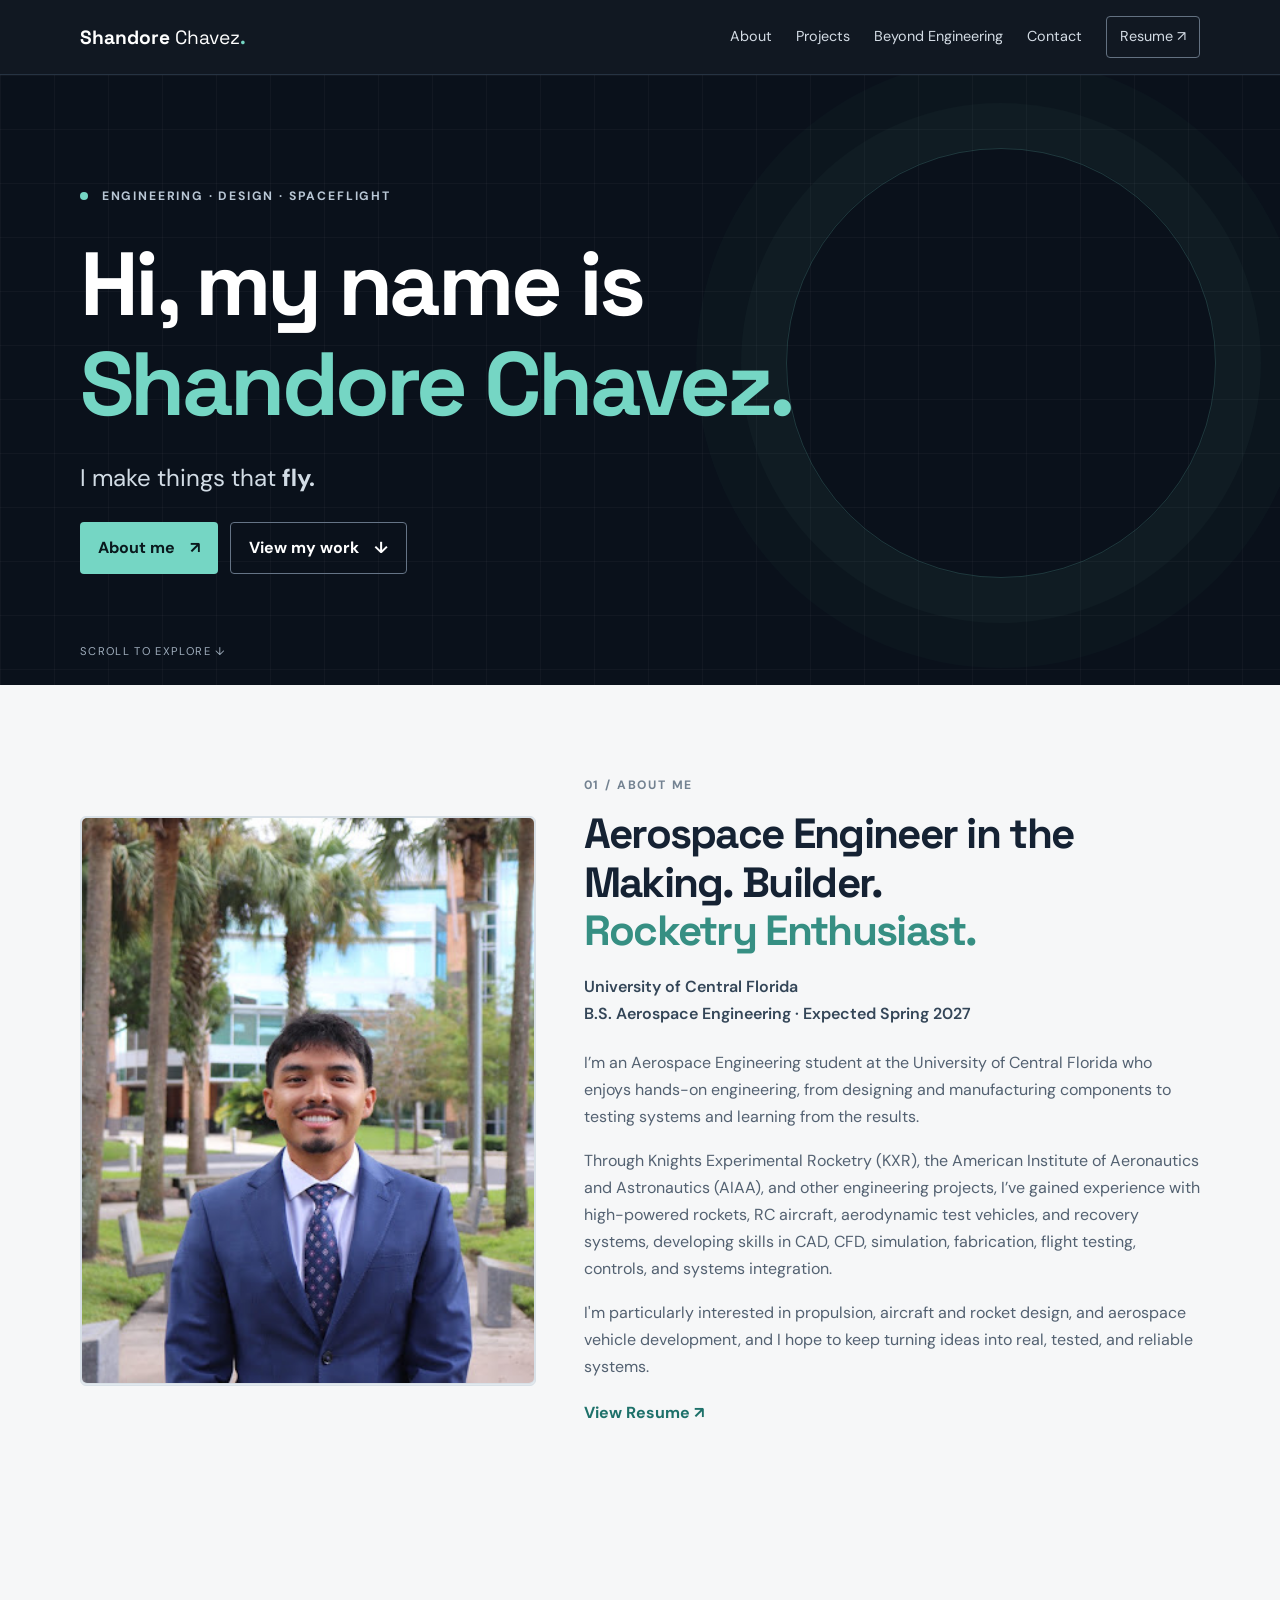
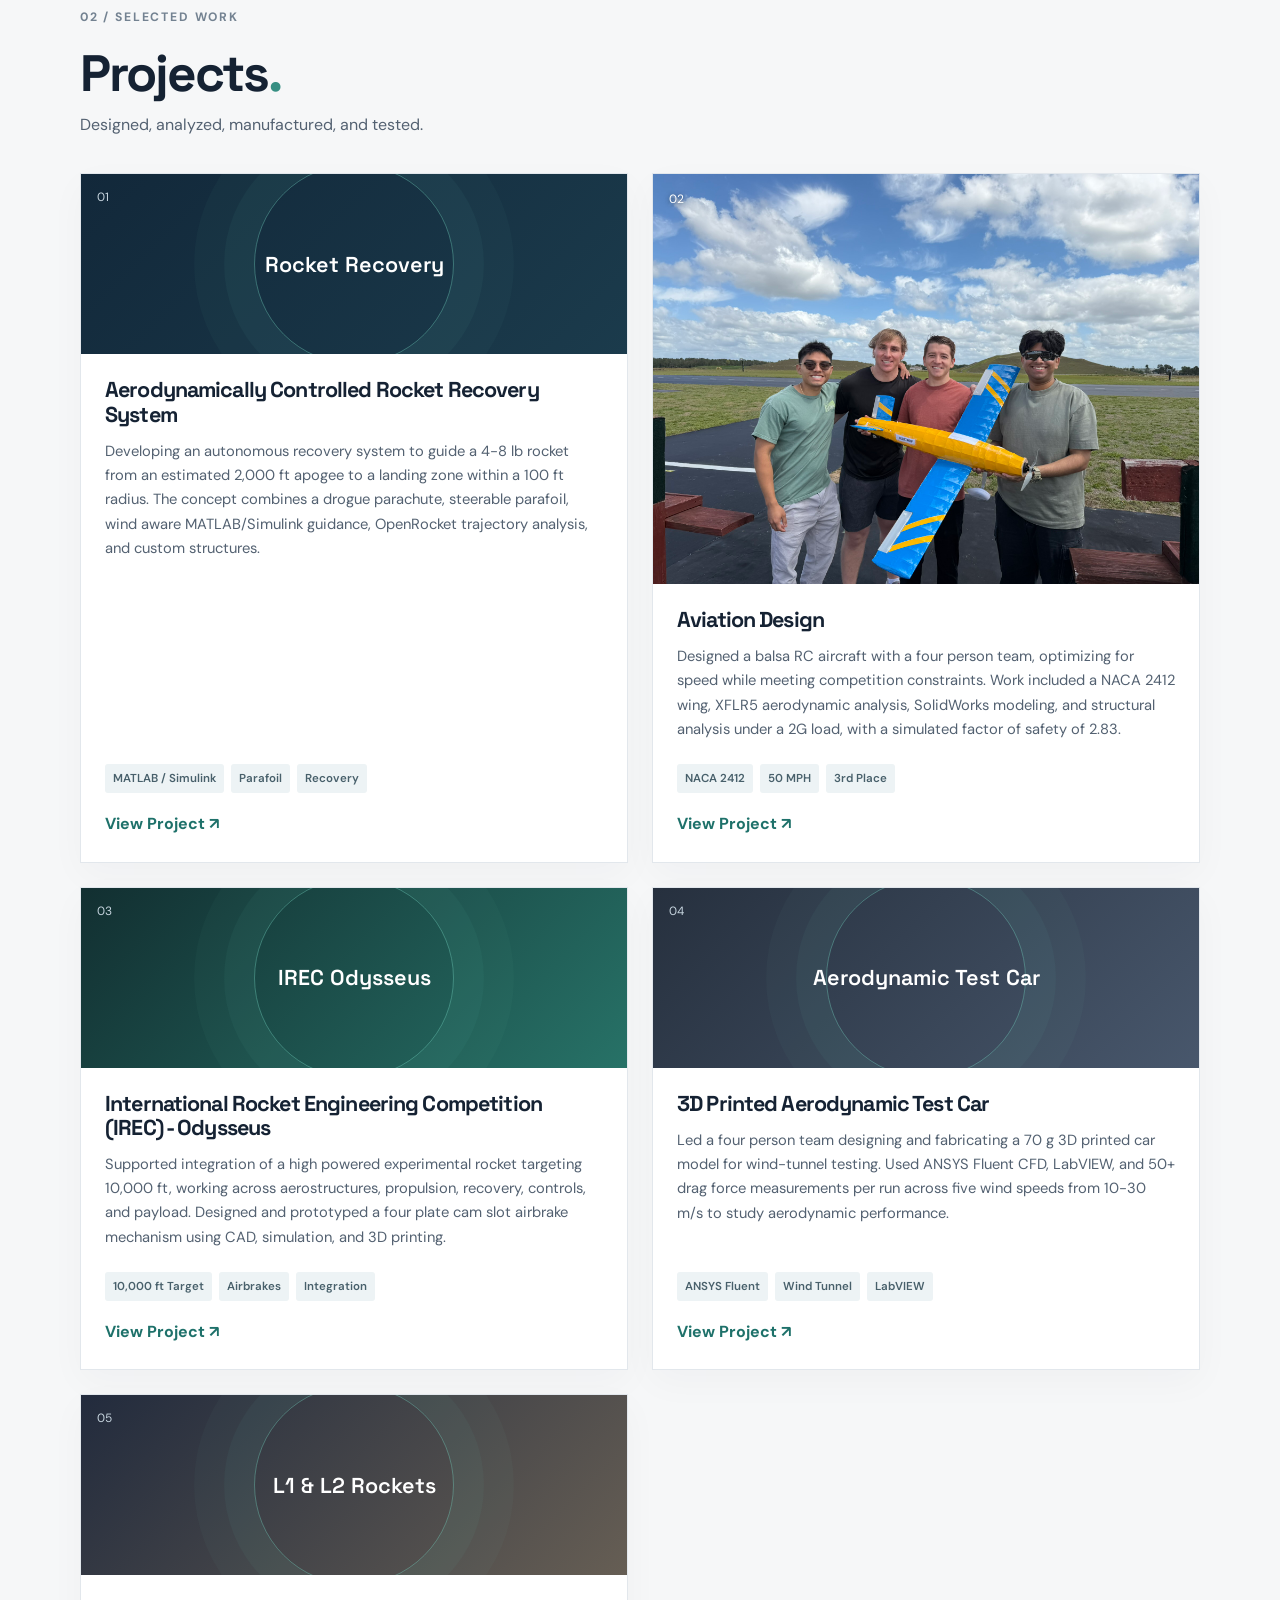
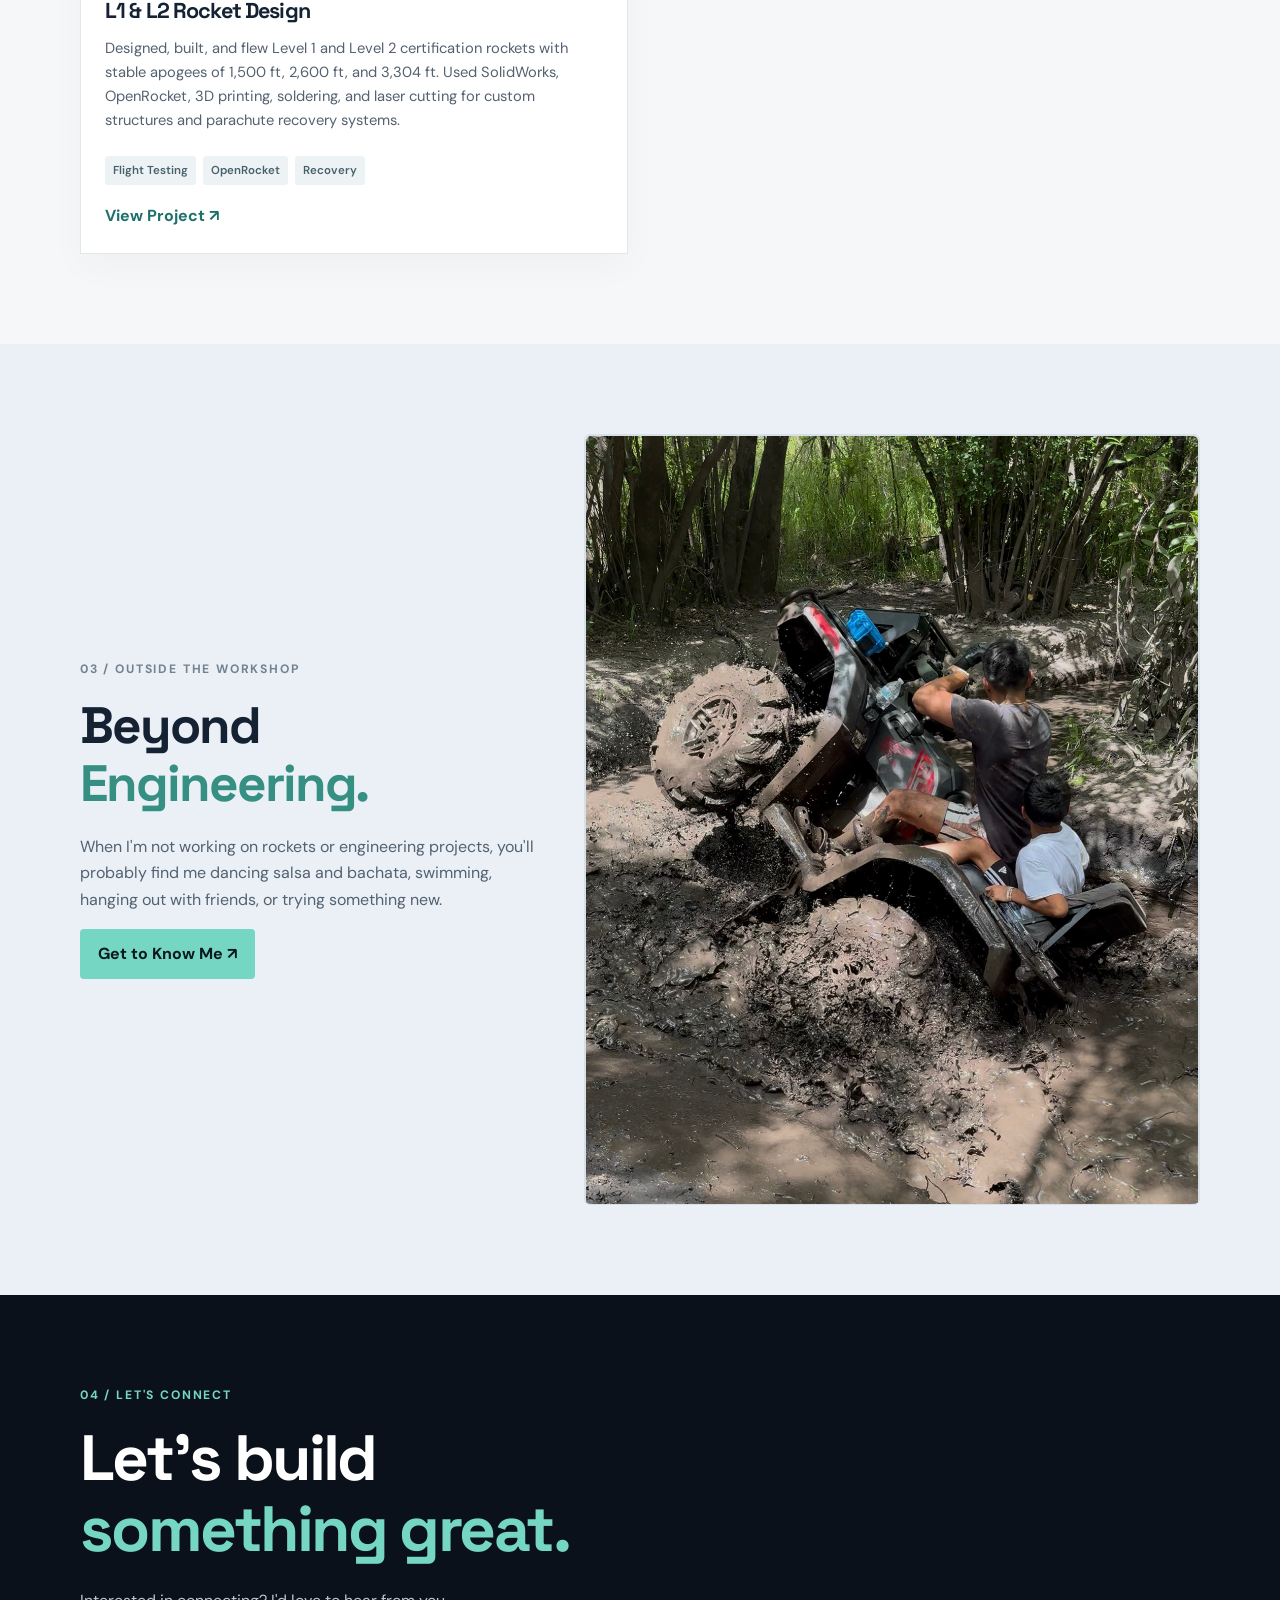
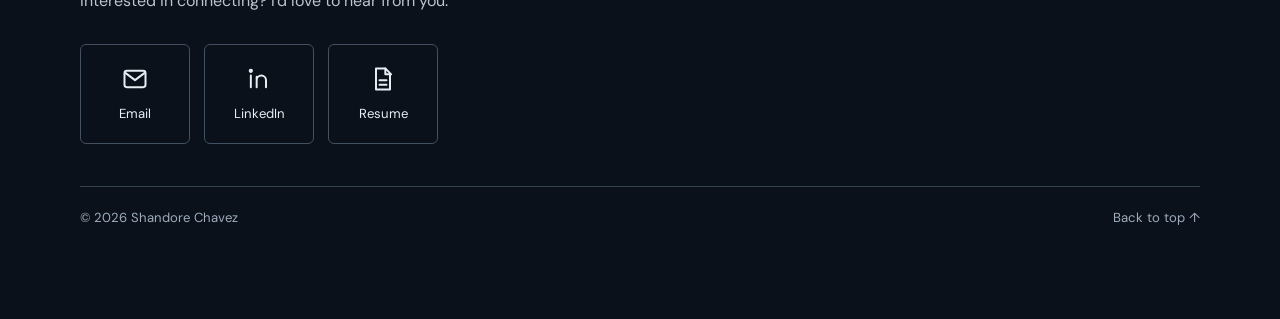
<file: index.html>
<!doctype html><html lang="en"><head><meta charset="UTF-8"><meta name="viewport" content="width=device-width, initial-scale=1"><meta name="theme-color" content="#0a111b"><meta name="description" content="Aerospace engineering portfolio by Shandore Chavez"><title>Engineering Portfolio | Shandore Chavez</title><link rel="preconnect" href="https://fonts.googleapis.com"><link rel="preconnect" href="https://fonts.gstatic.com" crossorigin><link href="https://fonts.googleapis.com/css2?family=DM+Sans:wght@400;500;600;700&family=Space+Grotesk:wght@400;500;600;700&display=swap" rel="stylesheet"><link rel="stylesheet" href="style.css"><script src="script.js" defer></script></head><body>
<header class="site-header"><nav class="nav container"><a class="brand" href="index.html">Shandore <span>Chavez</span><i>.</i></a><button class="menu-toggle" aria-label="Toggle navigation" aria-expanded="false" aria-controls="nav-links"><span></span><span></span><span></span></button><div class="nav-links" id="nav-links"><a href="#about">About</a><a href="#projects">Projects</a><a href="get-to-know-me.html">Beyond Engineering</a><a href="#contact">Contact</a><a href="https://drive.google.com/file/d/1NOX9wpgN5fIBPHd42-TwJvrC8FeoGiRv/view?usp=sharing" class="nav-resume" target="_blank" rel="noopener">Resume ↗</a></div></nav></header>
<main><section class="hero" id="top"><div class="hero-grid"></div><div class="container hero-content"><div class="eyebrow"><span class="status-dot"></span> ENGINEERING · DESIGN · SPACEFLIGHT</div><h1>Hi, my name is <span>Shandore Chavez.</span></h1><p>I make things that <strong>fly.</strong></p><div class="hero-actions"><a class="btn btn-primary" href="#about">About me <span>↗</span></a><a class="btn btn-outline" href="#projects">View my work <span>↓</span></a></div></div><a href="#about" class="scroll-cue">SCROLL TO EXPLORE ↓</a></section>
<section id="about" class="section section-light"><div class="container two-col"><div class="image-panel profile-panel"><div class="image-panel profile-panel">
  <img src="assets/IMG_2425.JPEG" alt="Shandore Chavez, Aerospace Engineering student">
</div></div><div><div class="section-kicker">01 / ABOUT ME</div><h2>Aerospace Engineer in the Making. Builder.<br><em>Rocketry Enthusiast.</em></h2><p class="meta">University of Central Florida<br>B.S. Aerospace Engineering · Expected Spring 2027</p><p>I’m an Aerospace Engineering student at the University of Central Florida who enjoys hands-on engineering, from designing and manufacturing components to testing systems and learning from the results.</p><p>Through Knights Experimental Rocketry (KXR), the American Institute of Aeronautics and Astronautics (AIAA), and other engineering projects, I’ve gained experience with high-powered rockets, RC aircraft, aerodynamic test vehicles, and recovery systems, developing skills in CAD, CFD, simulation, fabrication, flight testing, controls, and systems integration.</p><p>I'm particularly interested in propulsion, aircraft and rocket design, and aerospace vehicle development, and I hope to keep turning ideas into real, tested, and reliable systems.</p><a class="text-link" href="https://drive.google.com/file/d/1NOX9wpgN5fIBPHd42-TwJvrC8FeoGiRv/view?usp=sharing" target="_blank" rel="noopener">View Resume ↗</a></div></div></section>
<section id="projects" class="section section-light"><div class="container"><div class="section-heading"><div class="section-kicker">02 / SELECTED WORK</div><h2>Projects<span class="period">.</span></h2><p>Designed, analyzed, manufactured, and tested.</p></div><div class="project-grid">
<article class="project-card"><div class="project-image p1"><span class="project-index">01</span><span class="project-visual">Rocket Recovery</span></div><div class="project-body"><h3>Aerodynamically Controlled Rocket Recovery System</h3><p>Developing an autonomous recovery system to guide a 4-8 lb rocket from an estimated 2,000 ft apogee to a landing zone within a 100 ft radius. The concept combines a drogue parachute, steerable parafoil, wind aware MATLAB/Simulink guidance, OpenRocket trajectory analysis, and custom structures.</p><div class="tags"><span>MATLAB / Simulink</span><span>Parafoil</span><span>Recovery</span></div><a class="text-link" href="project-recovery.html">View Project ↗</a></div></article>
<article class="project-card"><div class="project-image p2"><span class="project-index">02</span><img src="assets/plane-completed-team.JPEG" alt="Completed aircraft with team"></div><div class="project-body"><h3>Aviation Design</h3><p>Designed a balsa RC aircraft with a four person team, optimizing for speed while meeting competition constraints. Work included a NACA 2412 wing, XFLR5 aerodynamic analysis, SolidWorks modeling, and structural analysis under a 2G load, with a simulated factor of safety of 2.83.</p><div class="tags"><span>NACA 2412</span><span>50 MPH</span><span>3rd Place</span></div><a class="text-link" href="project-aviation-design.html">View Project ↗</a></div></article>
<article class="project-card"><div class="project-image p3"><span class="project-index">03</span><span class="project-visual">IREC Odysseus</span></div><div class="project-body"><h3>International Rocket Engineering Competition (IREC) - Odysseus</h3><p>Supported integration of a high powered experimental rocket targeting 10,000 ft, working across aerostructures, propulsion, recovery, controls, and payload. Designed and prototyped a four plate cam slot airbrake mechanism using CAD, simulation, and 3D printing.</p><div class="tags"><span>10,000 ft Target</span><span>Airbrakes</span><span>Integration</span></div><a class="text-link" href="project-odysseus.html">View Project ↗</a></div></article>
<article class="project-card"><div class="project-image p4"><span class="project-index">04</span><span class="project-visual">Aerodynamic Test Car</span></div><div class="project-body"><h3>3D Printed Aerodynamic Test Car</h3><p>Led a four person team designing and fabricating a 70 g 3D printed car model for wind-tunnel testing. Used ANSYS Fluent CFD, LabVIEW, and 50+ drag force measurements per run across five wind speeds from 10-30 m/s to study aerodynamic performance.</p><div class="tags"><span>ANSYS Fluent</span><span>Wind Tunnel</span><span>LabVIEW</span></div><a class="text-link" href="project-test-car.html">View Project ↗</a></div></article>
<article class="project-card"><div class="project-image p5"><span class="project-index">05</span><span class="project-visual">L1 &amp; L2 Rockets</span></div><div class="project-body"><h3>L1 &amp; L2 Rocket Design</h3><p>Designed, built, and flew Level 1 and Level 2 certification rockets with stable apogees of 1,500 ft, 2,600 ft, and 3,304 ft. Used SolidWorks, OpenRocket, 3D printing, soldering, and laser cutting for custom structures and parachute recovery systems.</p><div class="tags"><span>Flight Testing</span><span>OpenRocket</span><span>Recovery</span></div><a class="text-link" href="project-l1-l2-rockets.html">View Project ↗</a></div></article>
</div></div></section>
<section id="beyond" class="section section-tint"><div class="container two-col"><div><div class="section-kicker">03 / OUTSIDE THE WORKSHOP</div><h2>Beyond<br><em>Engineering.</em></h2><p>When I'm not working on rockets or engineering projects, you'll probably find me dancing salsa and bachata, swimming, hanging out with friends, or trying something new.</p><a href="get-to-know-me.html" class="btn btn-primary">Get to Know Me ↗</a></div><div class="image-panel beyond-panel">

<div class="image-panel beyond-panel beyond-cover">
  <img
    src="assets/Mudding.JPEG"
    alt="Shandore enjoying time outdoors"
  >
  <span>BEYOND<br>THE WORK.</span>
</div>

</div></div></section>
<section id="contact" class="section contact-section"><div class="container"><div class="section-kicker">04 / LET'S CONNECT</div><h2>Let's build<br><em>something great.</em></h2><p>Interested in connecting? I'd love to hear from you.</p><div class="social-links"><a class="social-link" href="mailto:Shandoretarquino@icloud.com" aria-label="Email Shandore"><svg viewBox="0 0 24 24"><rect x="3" y="5" width="18" height="14" rx="2"></rect><path d="m4 7 8 6 8-6"></path></svg><span>Email</span></a><a class="social-link" href="https://linkedin.com/in/shandore-chavez-573408324" target="_blank" rel="noopener noreferrer" aria-label="LinkedIn profile"><svg viewBox="0 0 24 24"><path d="M5 9v10M5 5.5v.1M10 19v-6a4 4 0 0 1 8 0v6M10 10v9"></path><circle cx="5" cy="5" r="1"></circle></svg><span>LinkedIn</span></a><a class="social-link" href="https://drive.google.com/file/d/1NOX9wpgN5fIBPHd42-TwJvrC8FeoGiRv/view?usp=sharing" target="_blank" rel="noopener" aria-label="Open resume"><svg viewBox="0 0 24 24"><path d="M6 3h8l4 4v14H6z"></path><path d="M14 3v5h5M9 13h6M9 17h6"></path></svg><span>Resume</span></a></div><div class="footer-divider"></div><footer><span>© <span id="year"></span> Shandore Chavez</span><a href="#top">Back to top ↑</a></footer></div></section></main></body></html>
</file>
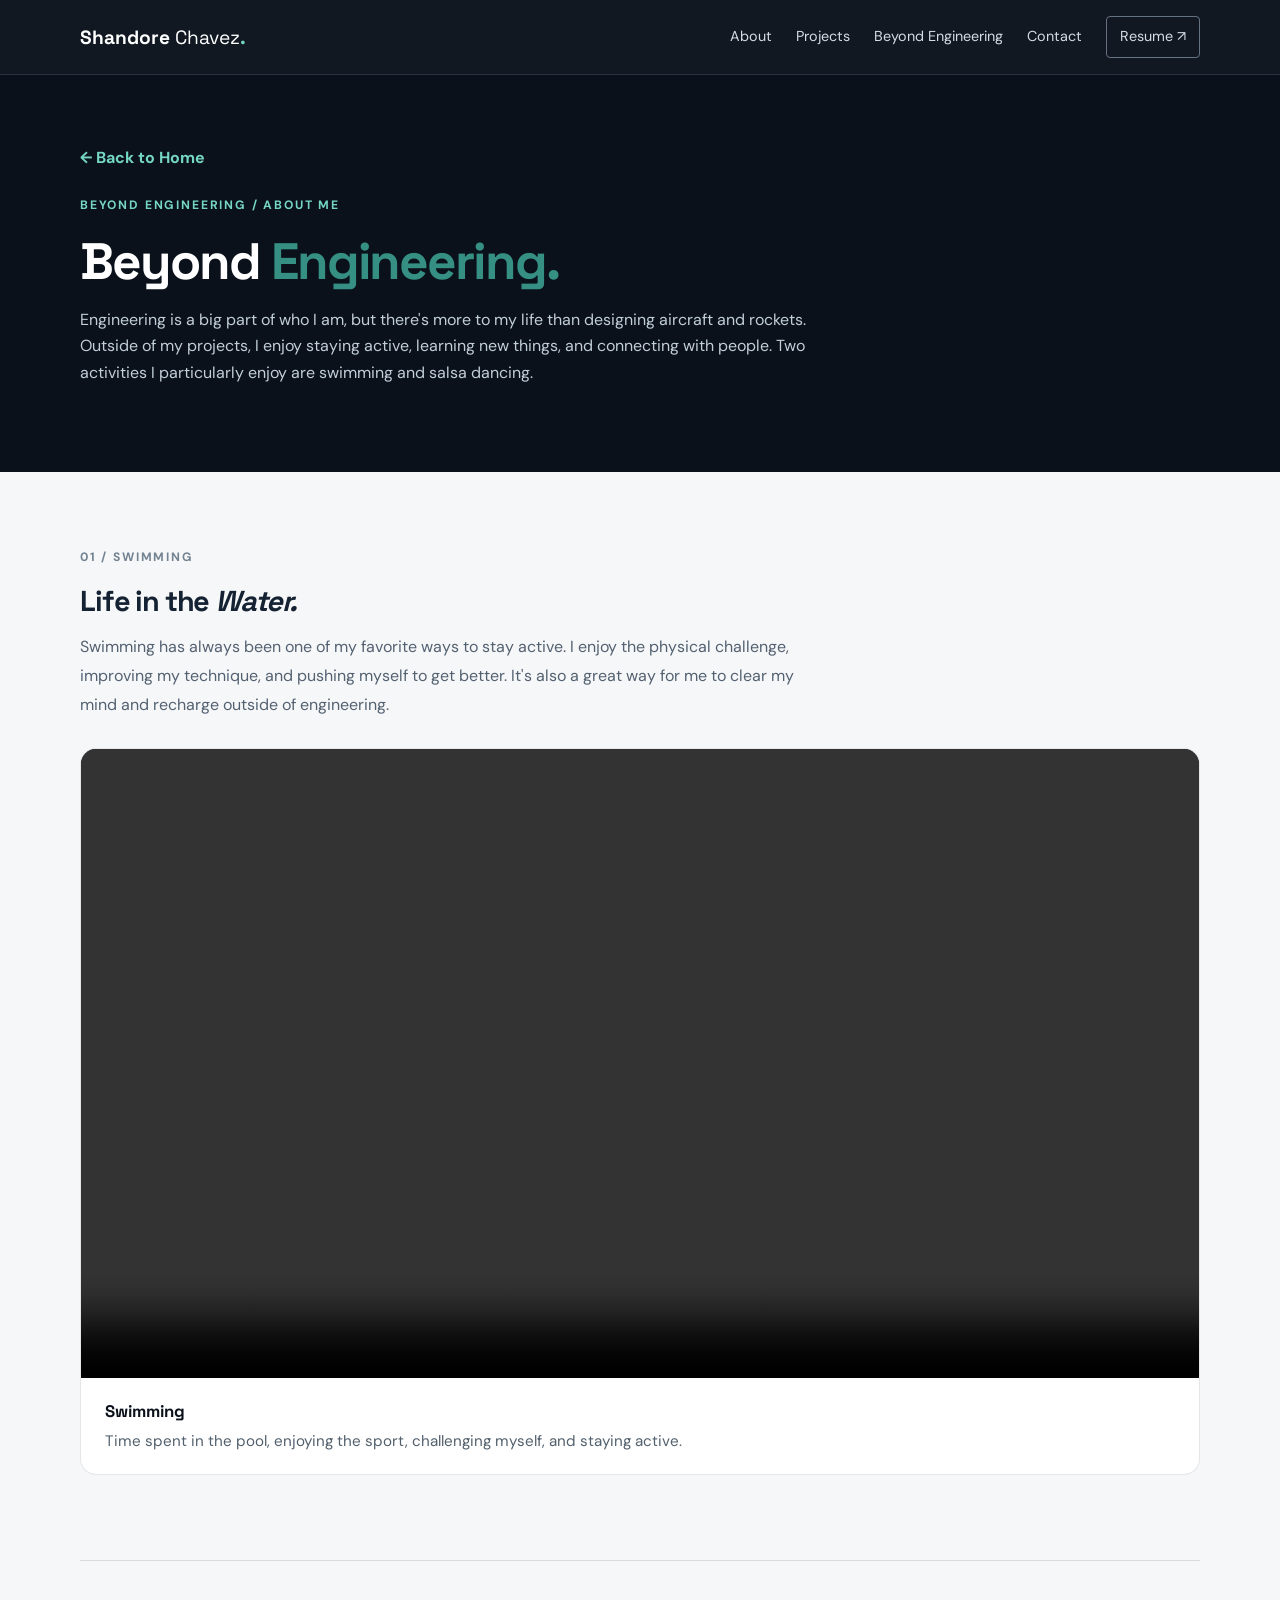
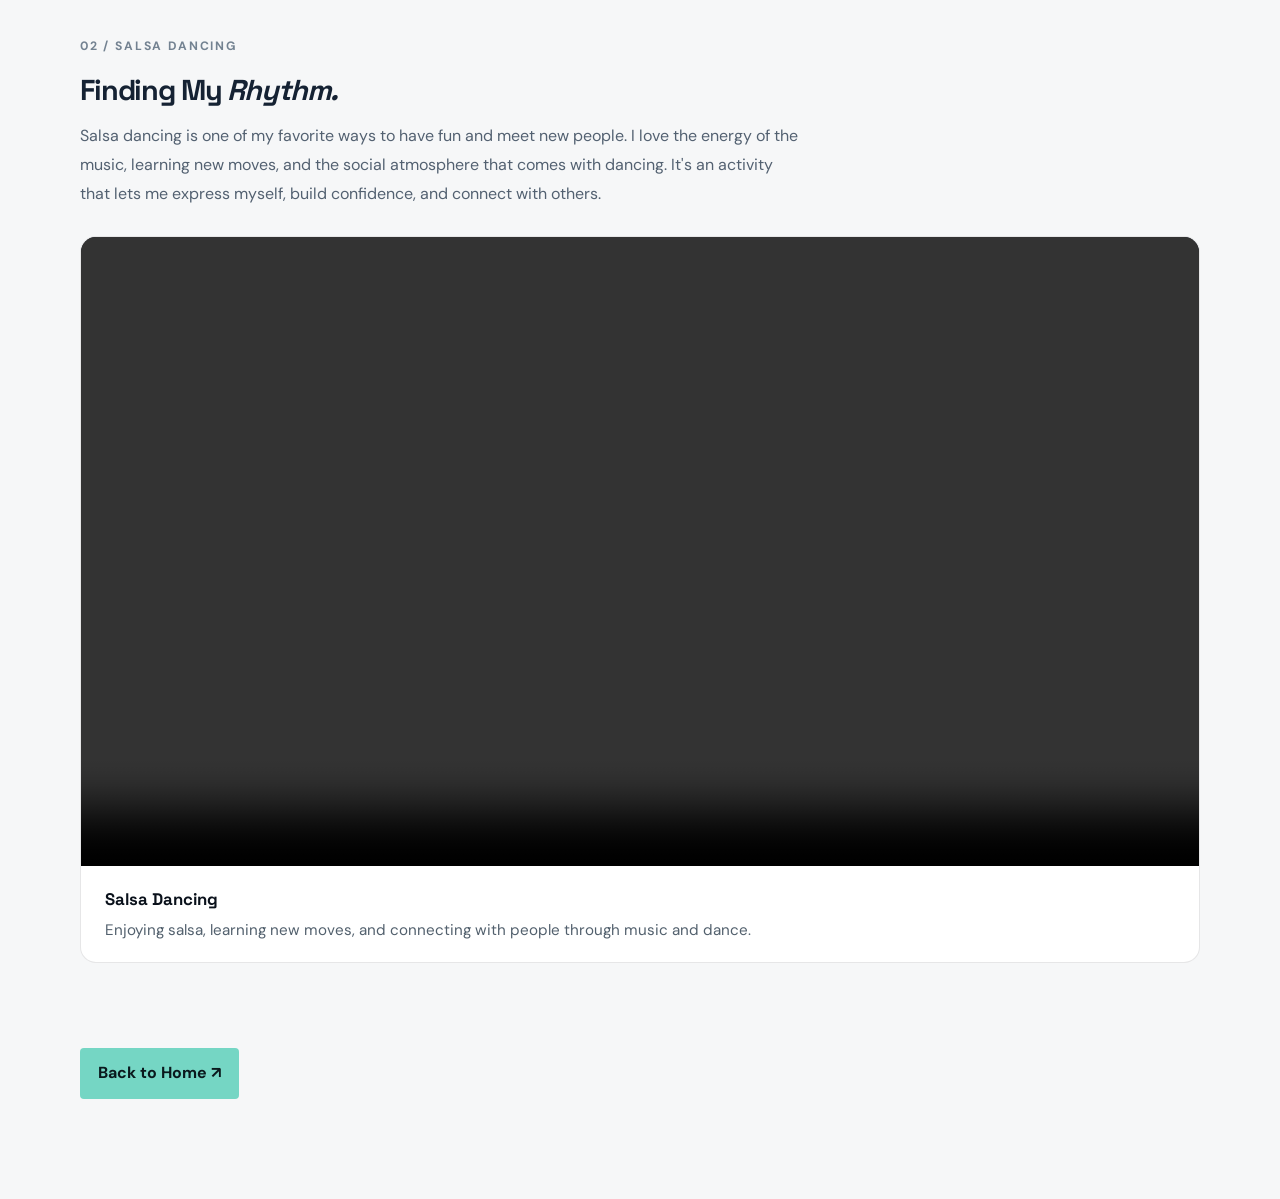
<file: get-to-know-me.html>
<!doctype html>
<html lang="en">

<head>
  <meta charset="UTF-8">
  <meta name="viewport" content="width=device-width, initial-scale=1">
  <meta name="theme-color" content="#0a111b">
  <meta name="description" content="Beyond Engineering - Get to Know Shandore Chavez">

  <title>Beyond Engineering | Shandore Chavez</title>

  <link rel="preconnect" href="https://fonts.googleapis.com">
  <link rel="preconnect" href="https://fonts.gstatic.com" crossorigin>

  <link
    href="https://fonts.googleapis.com/css2?family=DM+Sans:wght@400;500;600;700&family=Space+Grotesk:wght@400;500;600;700&display=swap"
    rel="stylesheet"
  >

  <link rel="stylesheet" href="style.css">

  <script src="script.js" defer></script>

  <style>

    /* BEYOND ENGINEERING PAGE */

    .beyond-intro {
      max-width: 750px;
    }

    .beyond-activities {
      padding-top: 75px;
      padding-bottom: 100px;
    }

    .beyond-activity {
      margin-bottom: 85px;
    }

    .beyond-activity:last-child {
      margin-bottom: 0;
    }

    .beyond-activity-header {
      margin-bottom: 28px;
    }

    .beyond-activity-header h2 {
      margin: 12px 0 16px;
    }

    .beyond-activity-header p {
      max-width: 720px;
      line-height: 1.8;
    }

    /* VIDEO CARD */

    .beyond-video-card {
      margin: 0;
      overflow: hidden;
      border: 1px solid rgba(10, 17, 27, 0.10);
      border-radius: 16px;
      background: #ffffff;
    }

    .beyond-video-card video {
      display: block;
      width: 100%;
      max-height: 650px;
      aspect-ratio: 16 / 9;
      object-fit: contain;
      background: #0a111b;
    }

    .beyond-video-card figcaption {
      padding: 20px 24px;
      color: #52606d;
      font-size: 0.95rem;
      line-height: 1.6;
    }

    .beyond-video-card figcaption strong {
      display: block;
      margin-bottom: 5px;
      color: #0a111b;
      font-family: "Space Grotesk", sans-serif;
      font-size: 1.05rem;
    }

    /* DIVIDER */

    .beyond-activity-divider {
      height: 1px;
      margin: 75px 0;
      background: rgba(10, 17, 27, 0.12);
    }

    .beyond-back {
      margin-top: 65px;
    }

    /* MOBILE */

    @media (max-width: 700px) {

      .beyond-activities {
        padding-top: 50px;
        padding-bottom: 70px;
      }

      .beyond-activity {
        margin-bottom: 55px;
      }

      .beyond-video-card video {
        max-height: 420px;
      }

      .beyond-video-card figcaption {
        padding: 16px;
      }

      .beyond-activity-divider {
        margin: 55px 0;
      }

    }

  </style>

</head>

<body>

  <!-- NAVIGATION -->

  <header class="site-header">

    <nav class="nav container">

      <a class="brand" href="index.html">
        Shandore <span>Chavez</span><i>.</i>
      </a>

      <button
        class="menu-toggle"
        aria-label="Toggle navigation"
        aria-expanded="false"
        aria-controls="nav-links"
      >
        <span></span>
        <span></span>
        <span></span>
      </button>

      <div class="nav-links" id="nav-links">

        <a href="index.html#about">About</a>

        <a href="index.html#projects">Projects</a>

        <a href="get-to-know-me.html">Beyond Engineering</a>

        <a href="index.html#contact">Contact</a>

        <a
          href="https://drive.google.com/file/d/1NOX9wpgN5fIBPHd42-TwJvrC8FeoGiRv/view?usp=sharing"
          class="nav-resume"
          target="_blank"
          rel="noopener"
        >
          Resume ↗
        </a>

      </div>

    </nav>

  </header>


  <main>

    <!-- PAGE INTRODUCTION -->

    <section class="page-hero">

      <div class="container">

        <a href="index.html" class="back-link">
          ← Back to Home
        </a>

        <div class="section-kicker">
          BEYOND ENGINEERING / ABOUT ME
        </div>

        <h1>
          Beyond <em>Engineering.</em>
        </h1>

        <p class="beyond-intro">
          Engineering is a big part of who I am, but there's
          more to my life than designing aircraft and rockets.
          Outside of my projects, I enjoy staying active,
          learning new things, and connecting with people.
          Two activities I particularly enjoy are swimming
          and salsa dancing.
        </p>

      </div>

    </section>


    <!-- ACTIVITIES -->

    <section class="page-content beyond-activities">

      <div class="container">


        <!-- 01 / SWIMMING -->

        <article class="beyond-activity">

          <div class="beyond-activity-header">

            <div class="section-kicker">
              01 / SWIMMING
            </div>

            <h2>
              Life in the <em>Water.</em>
            </h2>

            <p>
              Swimming has always been one of my favorite
              ways to stay active. I enjoy the physical
              challenge, improving my technique, and pushing
              myself to get better. It's also a great way
              for me to clear my mind and recharge outside
              of engineering.
            </p>

          </div>


          <figure class="beyond-video-card">

            <video
              controls
              playsinline
              preload="metadata"
            >

              <source
                src="assets/Swimming.mp4"
                type="video/mp4"
              >

              Your browser does not support HTML5 video.

            </video>

            <figcaption>

              <strong>Swimming</strong>

              Time spent in the pool, enjoying the sport,
              challenging myself, and staying active.

            </figcaption>

          </figure>

        </article>


        <!-- SECTION DIVIDER -->

        <div class="beyond-activity-divider"></div>


        <!-- 02 / SALSA DANCING -->

        <article class="beyond-activity">

          <div class="beyond-activity-header">

            <div class="section-kicker">
              02 / SALSA DANCING
            </div>

            <h2>
              Finding My <em>Rhythm.</em>
            </h2>

            <p>
              Salsa dancing is one of my favorite ways to
              have fun and meet new people. I love the energy
              of the music, learning new moves, and the
              social atmosphere that comes with dancing.
              It's an activity that lets me express myself,
              build confidence, and connect with others.
            </p>

          </div>


          <figure class="beyond-video-card">

            <video
              controls
              playsinline
              preload="metadata"
            >

              <source
                src="assets/Salsa.mp4"
                type="video/mp4"
              >

              Your browser does not support HTML5 video.

            </video>

            <figcaption>

              <strong>Salsa Dancing</strong>

              Enjoying salsa, learning new moves, and
              connecting with people through music and dance.

            </figcaption>

          </figure>

        </article>


        <!-- BACK TO HOME -->

        <div class="beyond-back">

          <a href="index.html" class="btn btn-primary">
            Back to Home ↗
          </a>

        </div>

      </div>

    </section>

  </main>

</body>
</html>
</file>
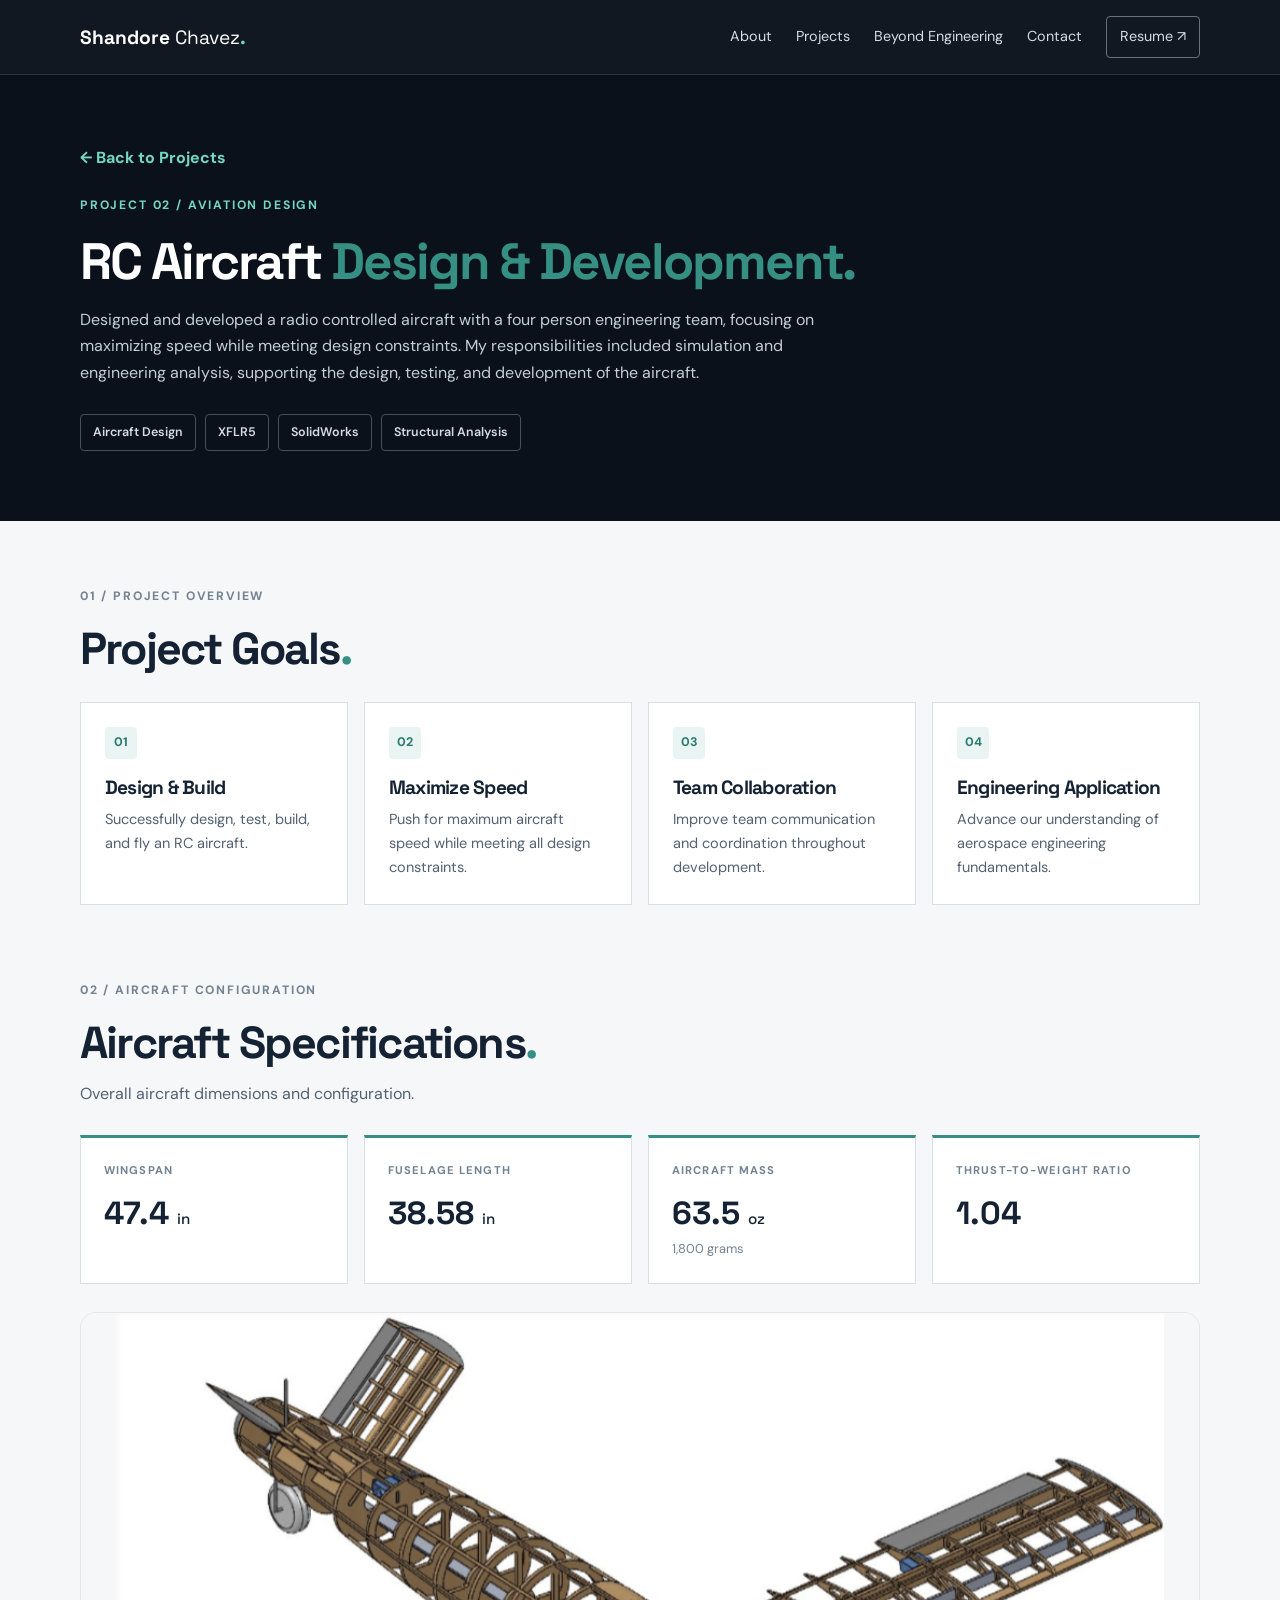
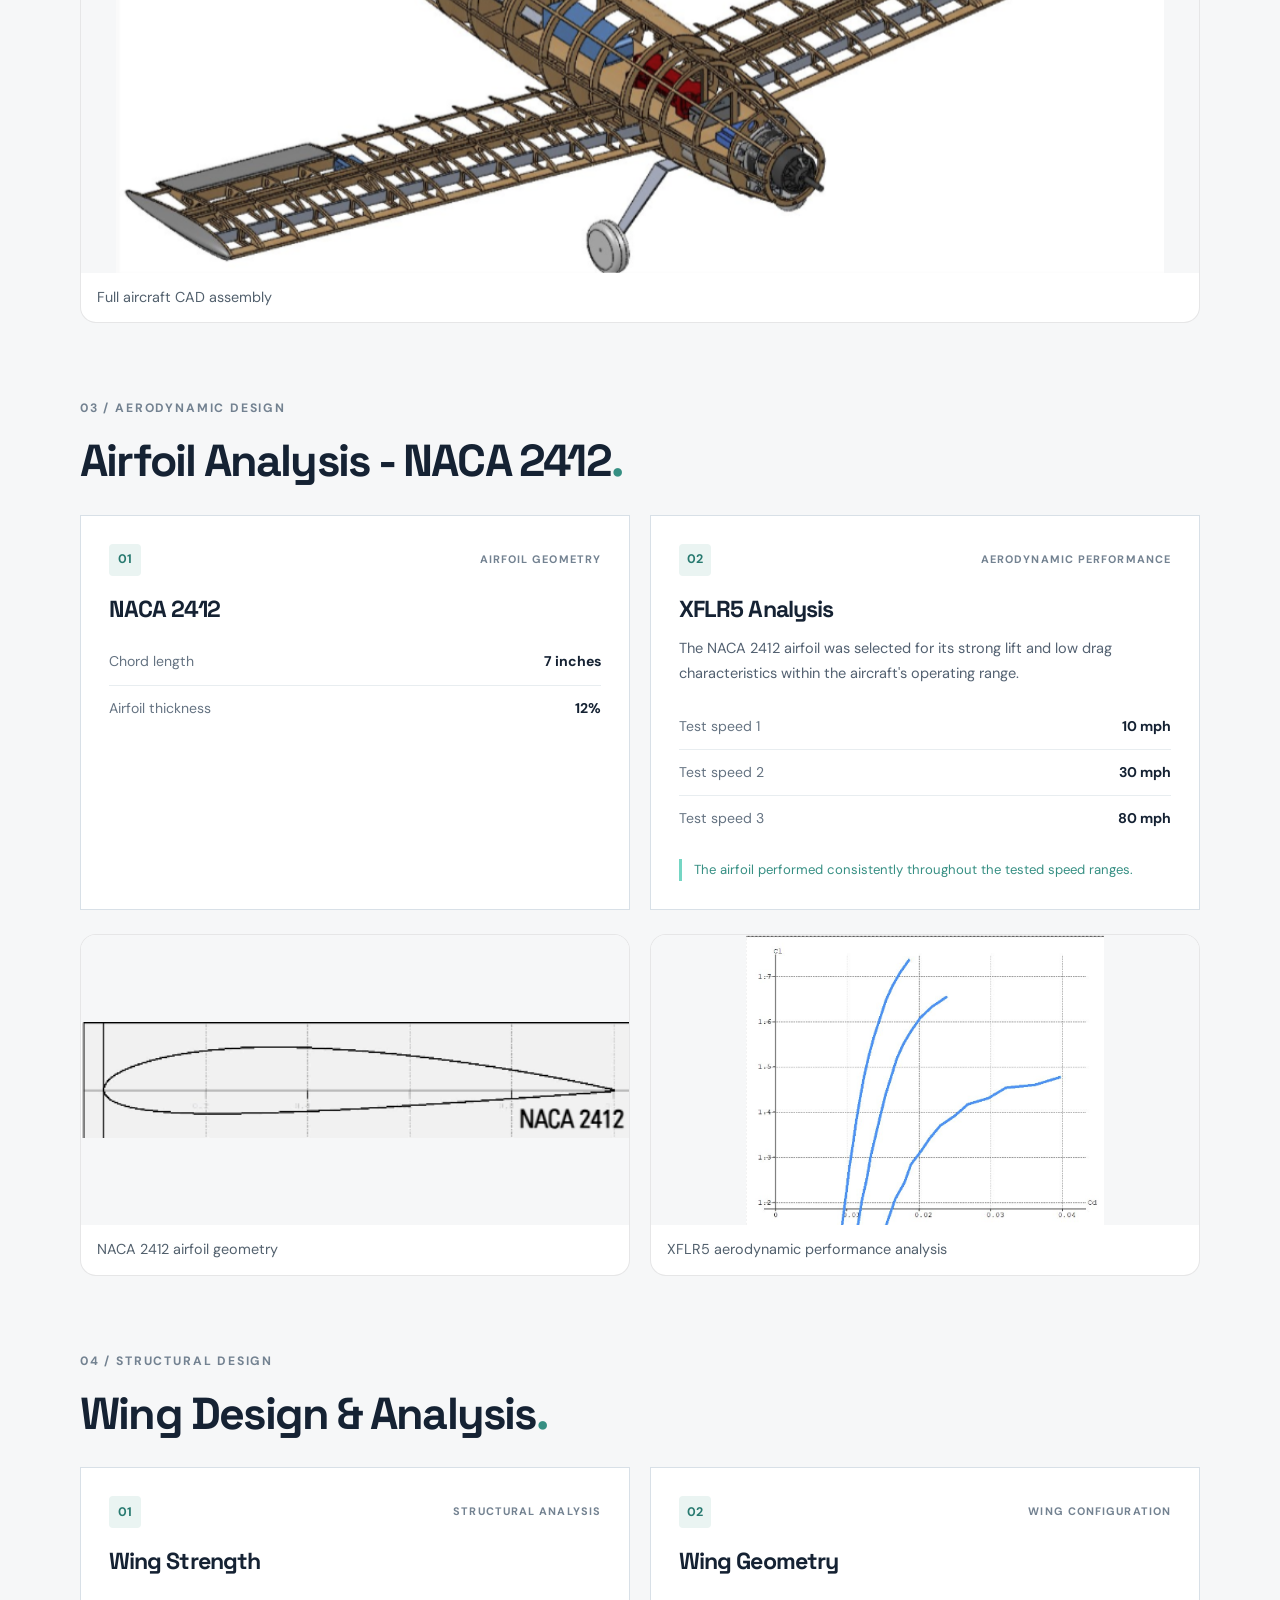
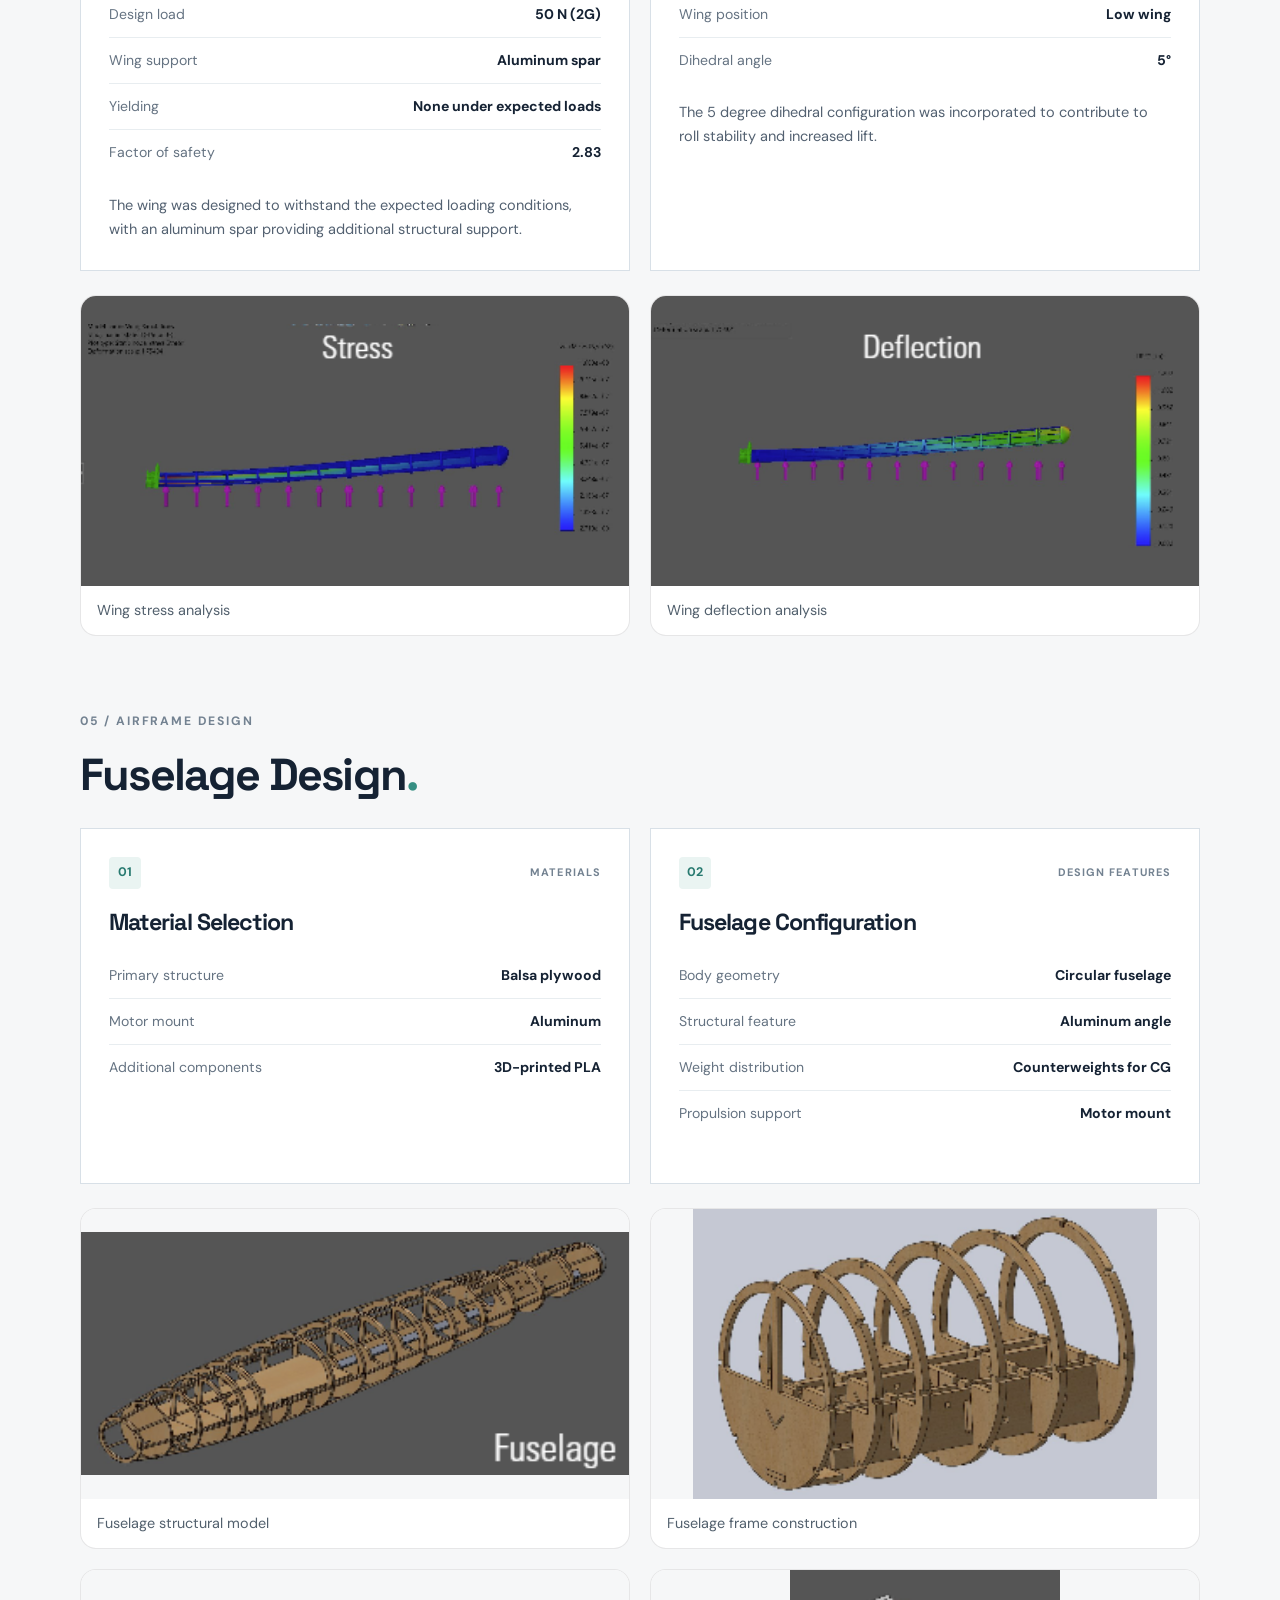
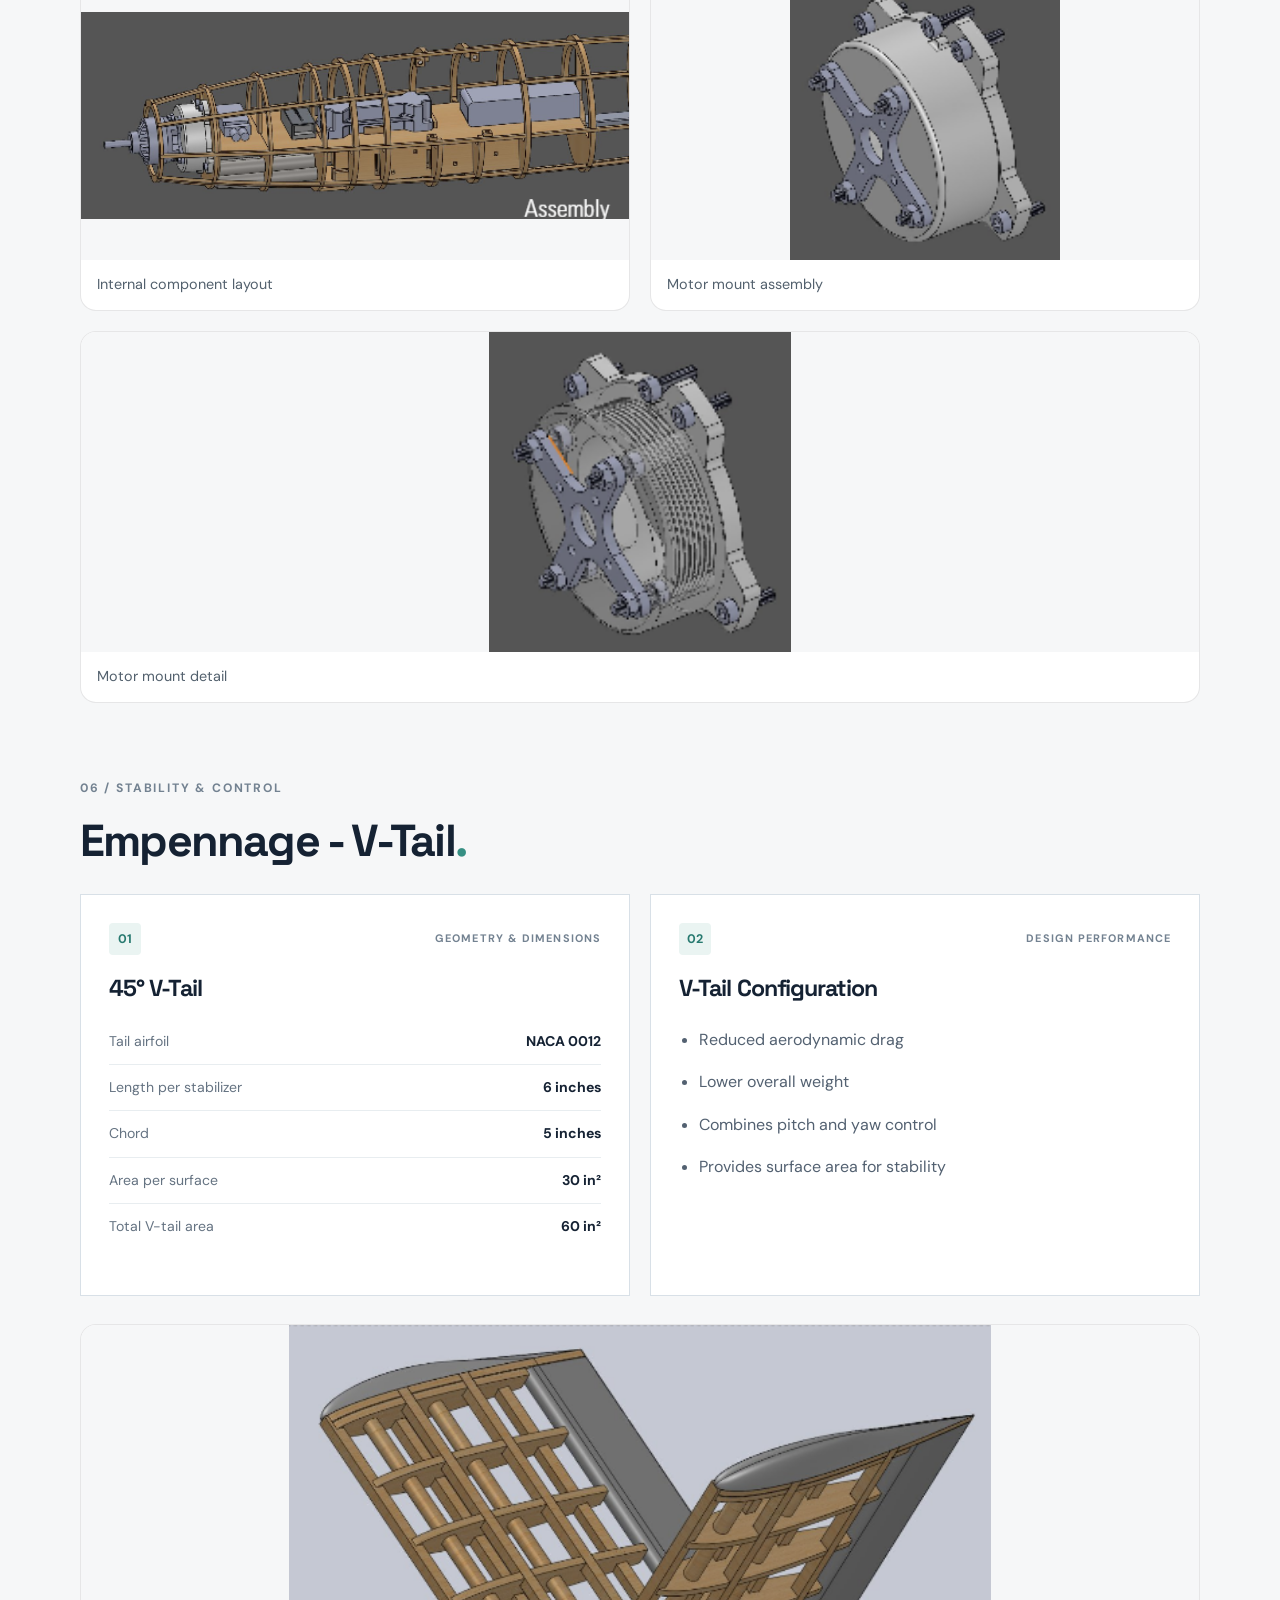
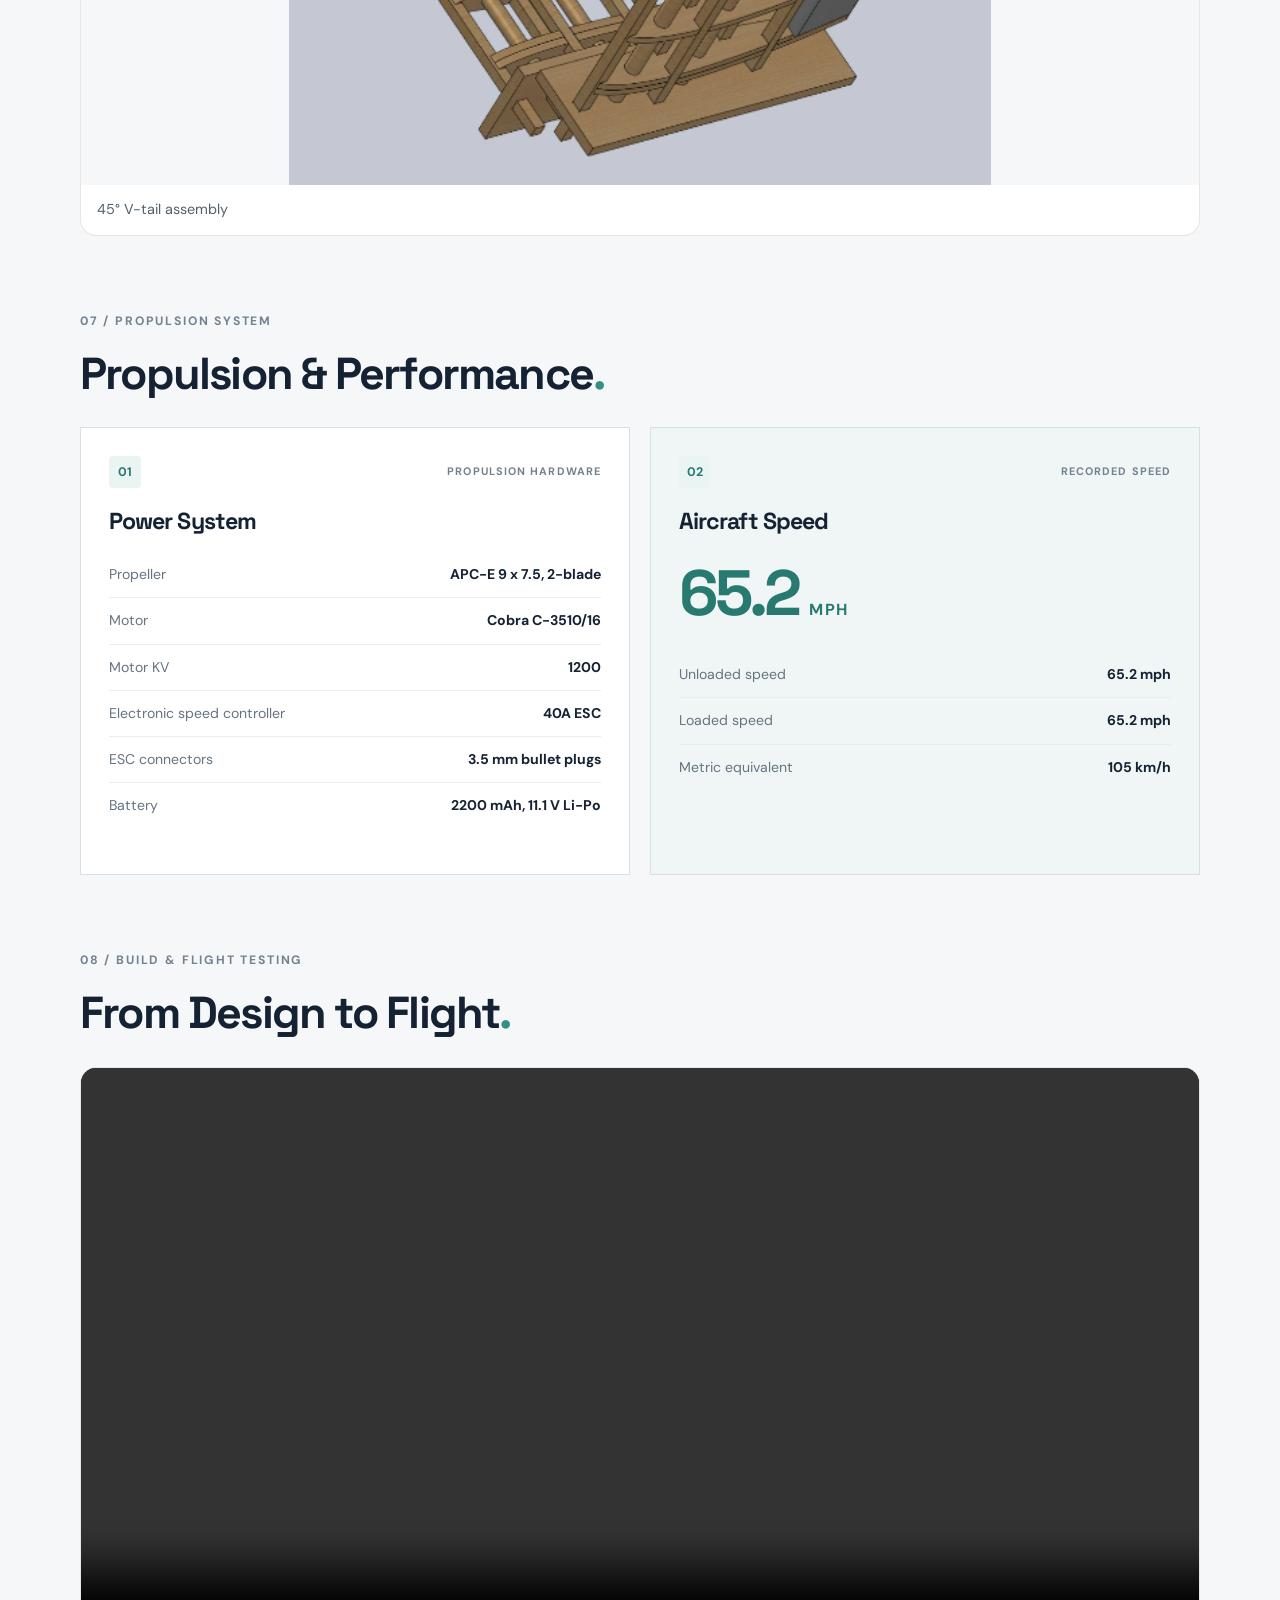
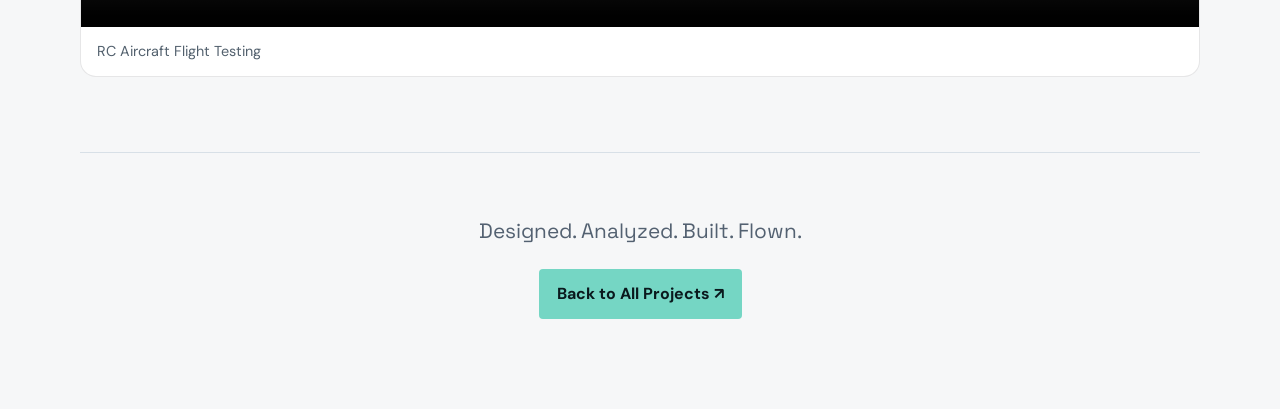
<file: project-aviation-design.html>
<!doctype html>
<html lang="en">
<head>
  <meta charset="UTF-8">
  <meta name="viewport" content="width=device-width, initial-scale=1">
  <meta name="theme-color" content="#0a111b">
  <meta name="description" content="AIAA Aviation Design RC aircraft project by Shandore Chavez">
  <title>Aviation Design | Shandore Chavez</title>

  <link rel="preconnect" href="https://fonts.googleapis.com">
  <link rel="preconnect" href="https://fonts.gstatic.com" crossorigin>
  <link href="https://fonts.googleapis.com/css2?family=DM+Sans:wght@400;500;600;700&family=Space+Grotesk:wght@400;500;600;700&display=swap" rel="stylesheet">

  <link rel="stylesheet" href="style.css">

  <style>
    .aviation-gallery-feature,
    .aviation-gallery-card {
      margin: 28px 0 0;
      overflow: hidden;
      border: 1px solid rgba(10, 17, 27, 0.10);
      border-radius: 16px;
      background: #fff;
    }

    .aviation-gallery-feature img {
      display: block;
      width: 100%;
      max-height: 560px;
      object-fit: contain;
      background: #f6f7f8;
    }

    .aviation-gallery-feature figcaption,
    .aviation-gallery-card figcaption {
      padding: 13px 16px;
      color: #52606d;
      font-size: 0.9rem;
    }

    .aviation-image-grid {
      display: grid;
      grid-template-columns: repeat(2, minmax(0, 1fr));
      gap: 20px;
      margin-top: 24px;
    }

    .aviation-image-grid .aviation-gallery-card {
      margin: 0;
    }

    .aviation-gallery-card img {
      display: block;
      width: 100%;
      height: 290px;
      object-fit: contain;
      background: #f6f7f8;
    }

    .aviation-analysis-image img {
      background: #555;
    }

    .aviation-gallery-wide {
      grid-column: 1 / -1;
    }

    .aviation-gallery-wide img {
      height: 320px;
    }

    .aviation-vtail-image img {
      max-height: 460px;
    }

    @media (max-width: 700px) {
      .aviation-image-grid {
        grid-template-columns: 1fr;
      }

      .aviation-gallery-wide {
        grid-column: auto;
      }

      .aviation-gallery-card img {
        height: auto;
        max-height: 340px;
      }
    }
  </style>

  <script src="script.js" defer></script>
</head>

<body>

<header class="site-header">
  <nav class="nav container">
    <a class="brand" href="index.html">
      Shandore <span>Chavez</span><i>.</i>
    </a>

    <button class="menu-toggle" aria-label="Toggle navigation" aria-expanded="false" aria-controls="nav-links">
      <span></span>
      <span></span>
      <span></span>
    </button>

    <div class="nav-links" id="nav-links">
      <a href="index.html#about">About</a>
      <a href="index.html#projects">Projects</a>
      <a href="get-to-know-me.html">Beyond Engineering</a>
      <a href="index.html#contact">Contact</a>
      <a href="https://drive.google.com/file/d/1NOX9wpgN5fIBPHd42-TwJvrC8FeoGiRv/view?usp=sharing" class="nav-resume" target="_blank" rel="noopener">Resume ↗</a>
    </div>
  </nav>
</header>

<main>

  <!-- PROJECT INTRODUCTION -->

  <section class="page-hero">
    <div class="container">
      <a href="index.html#projects" class="back-link">← Back to Projects</a>

      <div class="section-kicker">PROJECT 02 / AVIATION DESIGN</div>

      <h1>RC Aircraft <em>Design & Development.</em></h1>

      <p>
        Designed and developed a radio controlled aircraft with a four person
        engineering team, focusing on maximizing speed while meeting design
        constraints. My responsibilities included simulation and engineering
        analysis, supporting the design, testing, and development of the aircraft.
      </p>

      <div class="aviation-hero-tags">
        <span>Aircraft Design</span>
        <span>XFLR5</span>
        <span>SolidWorks</span>
        <span>Structural Analysis</span>
      </div>
    </div>
  </section>


  <!-- PROJECT OVERVIEW -->

  <section class="page-content">
    <div class="container">

      <div class="aviation-section-heading">
        <div class="section-kicker">01 / PROJECT OVERVIEW</div>
        <h2>Project Goals<span class="period">.</span></h2>
      </div>

      <div class="aviation-goals-grid">

        <article class="aviation-info-card">
          <span class="aviation-card-number">01</span>
          <h3>Design & Build</h3>
          <p>Successfully design, test, build, and fly an RC aircraft.</p>
        </article>

        <article class="aviation-info-card">
          <span class="aviation-card-number">02</span>
          <h3>Maximize Speed</h3>
          <p>Push for maximum aircraft speed while meeting all design constraints.</p>
        </article>

        <article class="aviation-info-card">
          <span class="aviation-card-number">03</span>
          <h3>Team Collaboration</h3>
          <p>Improve team communication and coordination throughout development.</p>
        </article>

        <article class="aviation-info-card">
          <span class="aviation-card-number">04</span>
          <h3>Engineering Application</h3>
          <p>Advance our understanding of aerospace engineering fundamentals.</p>
        </article>

      </div>


      <!-- AIRCRAFT SPECIFICATIONS -->

      <div class="aviation-section-heading aviation-spaced">
        <div class="section-kicker">02 / AIRCRAFT CONFIGURATION</div>
        <h2>Aircraft Specifications<span class="period">.</span></h2>
        <p>Overall aircraft dimensions and configuration.</p>
      </div>

      <div class="aviation-spec-grid">

        <div class="aviation-spec-card">
          <span>WINGSPAN</span>
          <strong>47.4 <small>in</small></strong>
        </div>

        <div class="aviation-spec-card">
          <span>FUSELAGE LENGTH</span>
          <strong>38.58 <small>in</small></strong>
        </div>

        <div class="aviation-spec-card">
          <span>AIRCRAFT MASS</span>
          <strong>63.5 <small>oz</small></strong>
          <p>1,800 grams</p>
        </div>

        <div class="aviation-spec-card">
          <span>THRUST-TO-WEIGHT RATIO</span>
          <strong>1.04</strong>
        </div>

      </div>

      <figure class="aviation-gallery-feature">
        <img
          src="assets/aircraft-full-assembly.png"
          alt="Complete RC aircraft CAD assembly showing the fuselage, wings, tail, and landing gear"
          loading="lazy"
        >
        <figcaption>Full aircraft CAD assembly</figcaption>
      </figure>


      <!-- AIRFOIL -->

      <div class="aviation-section-heading aviation-spaced">
        <div class="section-kicker">03 / AERODYNAMIC DESIGN</div>
        <h2>Airfoil Analysis - NACA 2412<span class="period">.</span></h2>
      </div>

      <div class="aviation-detail-grid">

        <div class="aviation-detail-card">
          <div class="aviation-card-top">
            <span class="aviation-card-number">01</span>
            <span class="aviation-card-label">AIRFOIL GEOMETRY</span>
          </div>

          <h3>NACA 2412</h3>

          <ul class="aviation-data-list">
            <li><span>Chord length</span><strong>7 inches</strong></li>
            <li><span>Airfoil thickness</span><strong>12%</strong></li>
          </ul>
        </div>

        <div class="aviation-detail-card">
          <div class="aviation-card-top">
            <span class="aviation-card-number">02</span>
            <span class="aviation-card-label">AERODYNAMIC PERFORMANCE</span>
          </div>

          <h3>XFLR5 Analysis</h3>

          <p>
            The NACA 2412 airfoil was selected for its strong lift and
            low drag characteristics within the aircraft's operating range.
          </p>

          <ul class="aviation-data-list">
            <li><span>Test speed 1</span><strong>10 mph</strong></li>
            <li><span>Test speed 2</span><strong>30 mph</strong></li>
            <li><span>Test speed 3</span><strong>80 mph</strong></li>
          </ul>

          <p class="aviation-note">
            The airfoil performed consistently throughout the tested speed ranges.
          </p>
        </div>

      </div>

      <div class="aviation-image-grid">

        <figure class="aviation-gallery-card">
          <img
            src="assets/naca-2412-profile.png"
            alt="NACA 2412 airfoil profile"
            loading="lazy"
          >
          <figcaption>NACA 2412 airfoil geometry</figcaption>
        </figure>

        <figure class="aviation-gallery-card">
          <img
            src="assets/airfoil-performance-graph.png"
            alt="XFLR5 lift coefficient versus drag coefficient performance graph"
            loading="lazy"
          >
          <figcaption>XFLR5 aerodynamic performance analysis</figcaption>
        </figure>

      </div>


      <!-- WING DESIGN -->

      <div class="aviation-section-heading aviation-spaced">
        <div class="section-kicker">04 / STRUCTURAL DESIGN</div>
        <h2>Wing Design & Analysis<span class="period">.</span></h2>
      </div>

      <div class="aviation-detail-grid">

        <div class="aviation-detail-card">
          <div class="aviation-card-top">
            <span class="aviation-card-number">01</span>
            <span class="aviation-card-label">STRUCTURAL ANALYSIS</span>
          </div>

          <h3>Wing Strength</h3>

          <ul class="aviation-data-list">
            <li><span>Design load</span><strong>50 N (2G)</strong></li>
            <li><span>Wing support</span><strong>Aluminum spar</strong></li>
            <li><span>Yielding</span><strong>None under expected loads</strong></li>
            <li><span>Factor of safety</span><strong>2.83</strong></li>
          </ul>

          <p>
            The wing was designed to withstand the expected loading
            conditions, with an aluminum spar providing additional structural support.
          </p>
        </div>

        <div class="aviation-detail-card">
          <div class="aviation-card-top">
            <span class="aviation-card-number">02</span>
            <span class="aviation-card-label">WING CONFIGURATION</span>
          </div>

          <h3>Wing Geometry</h3>

          <ul class="aviation-data-list">
            <li><span>Wing position</span><strong>Low wing</strong></li>
            <li><span>Dihedral angle</span><strong>5°</strong></li>
          </ul>

          <p>
            The 5 degree dihedral configuration was incorporated to
            contribute to roll stability and increased lift.
          </p>
        </div>

      </div>

      <div class="aviation-image-grid">

        <figure class="aviation-gallery-card aviation-analysis-image">
          <img
            src="assets/wing-stress-analysis.png"
            alt="Structural stress analysis of the aircraft wing"
            loading="lazy"
          >
          <figcaption>Wing stress analysis</figcaption>
        </figure>

        <figure class="aviation-gallery-card aviation-analysis-image">
          <img
            src="assets/wing-deflection-analysis.png"
            alt="Structural deflection analysis of the aircraft wing"
            loading="lazy"
          >
          <figcaption>Wing deflection analysis</figcaption>
        </figure>

      </div>


      <!-- FUSELAGE -->

      <div class="aviation-section-heading aviation-spaced">
        <div class="section-kicker">05 / AIRFRAME DESIGN</div>
        <h2>Fuselage Design<span class="period">.</span></h2>
      </div>

      <div class="aviation-detail-grid">

        <div class="aviation-detail-card">
          <div class="aviation-card-top">
            <span class="aviation-card-number">01</span>
            <span class="aviation-card-label">MATERIALS</span>
          </div>

          <h3>Material Selection</h3>

          <ul class="aviation-data-list">
            <li><span>Primary structure</span><strong>Balsa plywood</strong></li>
            <li><span>Motor mount</span><strong>Aluminum</strong></li>
            <li><span>Additional components</span><strong>3D-printed PLA</strong></li>
          </ul>
        </div>

        <div class="aviation-detail-card">
          <div class="aviation-card-top">
            <span class="aviation-card-number">02</span>
            <span class="aviation-card-label">DESIGN FEATURES</span>
          </div>

          <h3>Fuselage Configuration</h3>

          <ul class="aviation-data-list">
            <li><span>Body geometry</span><strong>Circular fuselage</strong></li>
            <li><span>Structural feature</span><strong>Aluminum angle</strong></li>
            <li><span>Weight distribution</span><strong>Counterweights for CG</strong></li>
            <li><span>Propulsion support</span><strong>Motor mount</strong></li>
          </ul>
        </div>

      </div>

      <div class="aviation-image-grid">

        <figure class="aviation-gallery-card">
          <img
            src="assets/fuselage-full-model.png"
            alt="Full-length CAD model of the aircraft fuselage"
            loading="lazy"
          >
          <figcaption>Fuselage structural model</figcaption>
        </figure>

        <figure class="aviation-gallery-card">
          <img
            src="assets/fuselage-frame-rings.png"
            alt="Circular fuselage frame rings and internal structural supports"
            loading="lazy"
          >
          <figcaption>Fuselage frame construction</figcaption>
        </figure>

        <figure class="aviation-gallery-card">
          <img
            src="assets/fuselage-internal-assembly.png"
            alt="Internal fuselage assembly showing installed components"
            loading="lazy"
          >
          <figcaption>Internal component layout</figcaption>
        </figure>

        <figure class="aviation-gallery-card">
          <img
            src="assets/motor-mount-front.png"
            alt="Front view of the aircraft motor mount assembly"
            loading="lazy"
          >
          <figcaption>Motor mount assembly</figcaption>
        </figure>

        <figure class="aviation-gallery-card aviation-gallery-wide">
          <img
            src="assets/motor-mount-detail.png"
            alt="Detailed CAD view of the motor mount"
            loading="lazy"
          >
          <figcaption>Motor mount detail</figcaption>
        </figure>

      </div>


      <!-- EMPENNAGE -->

      <div class="aviation-section-heading aviation-spaced">
        <div class="section-kicker">06 / STABILITY & CONTROL</div>
        <h2>Empennage - V-Tail<span class="period">.</span></h2>
      </div>

      <div class="aviation-detail-grid">

        <div class="aviation-detail-card">
          <div class="aviation-card-top">
            <span class="aviation-card-number">01</span>
            <span class="aviation-card-label">GEOMETRY & DIMENSIONS</span>
          </div>

          <h3>45° V-Tail</h3>

          <ul class="aviation-data-list">
            <li><span>Tail airfoil</span><strong>NACA 0012</strong></li>
            <li><span>Length per stabilizer</span><strong>6 inches</strong></li>
            <li><span>Chord</span><strong>5 inches</strong></li>
            <li><span>Area per surface</span><strong>30 in²</strong></li>
            <li><span>Total V-tail area</span><strong>60 in²</strong></li>
          </ul>
        </div>

        <div class="aviation-detail-card">
          <div class="aviation-card-top">
            <span class="aviation-card-number">02</span>
            <span class="aviation-card-label">DESIGN PERFORMANCE</span>
          </div>

          <h3>V-Tail Configuration</h3>

          <ul class="aviation-feature-list">
            <li>Reduced aerodynamic drag</li>
            <li>Lower overall weight</li>
            <li>Combines pitch and yaw control</li>
            <li>Provides surface area for stability</li>
          </ul>
        </div>

      </div>

      <figure class="aviation-gallery-feature aviation-vtail-image">
        <img
          src="assets/v-tail-assembly.png"
          alt="CAD assembly of the aircraft's 45-degree V-tail stabilizers"
          loading="lazy"
        >
        <figcaption>45° V-tail assembly</figcaption>
      </figure>


      <!-- PROPULSION -->

      <div class="aviation-section-heading aviation-spaced">
        <div class="section-kicker">07 / PROPULSION SYSTEM</div>
        <h2>Propulsion & Performance<span class="period">.</span></h2>
      </div>

      <div class="aviation-detail-grid">

        <div class="aviation-detail-card">
          <div class="aviation-card-top">
            <span class="aviation-card-number">01</span>
            <span class="aviation-card-label">PROPULSION HARDWARE</span>
          </div>

          <h3>Power System</h3>

          <ul class="aviation-data-list">
            <li><span>Propeller</span><strong>APC-E 9 x 7.5, 2-blade</strong></li>
            <li><span>Motor</span><strong>Cobra C-3510/16</strong></li>
            <li><span>Motor KV</span><strong>1200</strong></li>
            <li><span>Electronic speed controller</span><strong>40A ESC</strong></li>
            <li><span>ESC connectors</span><strong>3.5 mm bullet plugs</strong></li>
            <li><span>Battery</span><strong>2200 mAh, 11.1 V Li-Po</strong></li>
          </ul>
        </div>

        <div class="aviation-detail-card aviation-performance-card">
          <div class="aviation-card-top">
            <span class="aviation-card-number">02</span>
            <span class="aviation-card-label">RECORDED SPEED</span>
          </div>

          <h3>Aircraft Speed</h3>

          <div class="aviation-speed">
            <strong>65.2</strong>
            <span>MPH</span>
          </div>

          <ul class="aviation-data-list">
            <li><span>Unloaded speed</span><strong>65.2 mph</strong></li>
            <li><span>Loaded speed</span><strong>65.2 mph</strong></li>
            <li><span>Metric equivalent</span><strong>105 km/h</strong></li>
          </ul>
        </div>

      </div>


      <!-- BUILD PHOTO AND FLIGHT VIDEO: ADD THESE WHEN READY -->

      <div class="aviation-section-heading aviation-spaced">
        <div class="section-kicker">08 / BUILD & FLIGHT TESTING</div>
        <h2>From Design to Flight<span class="period">.</span></h2>
      </div>

      
<!-- FLIGHT TEST VIDEO -->

<figure class="aviation-gallery-feature aviation-flight-media">

  <video
    controls
    playsinline
    preload="metadata"
    style="display: block; width: 100%; max-height: 680px; background: #0a111b;"
  >
    <source
      src="assets/PlaneFly.mp4"
      type="video/mp4"
    >

  </video>

  <figcaption>
    RC Aircraft Flight Testing
  </figcaption>

</figure>



      <!-- RETURN TO PROJECTS -->

      <div class="aviation-end">
        <p>Designed. Analyzed. Built. Flown.</p>
        <a href="index.html#projects" class="btn btn-primary">
          Back to All Projects ↗
        </a>
      </div>

    </div>
  </section>

</main>

</body>
</html>
</file>
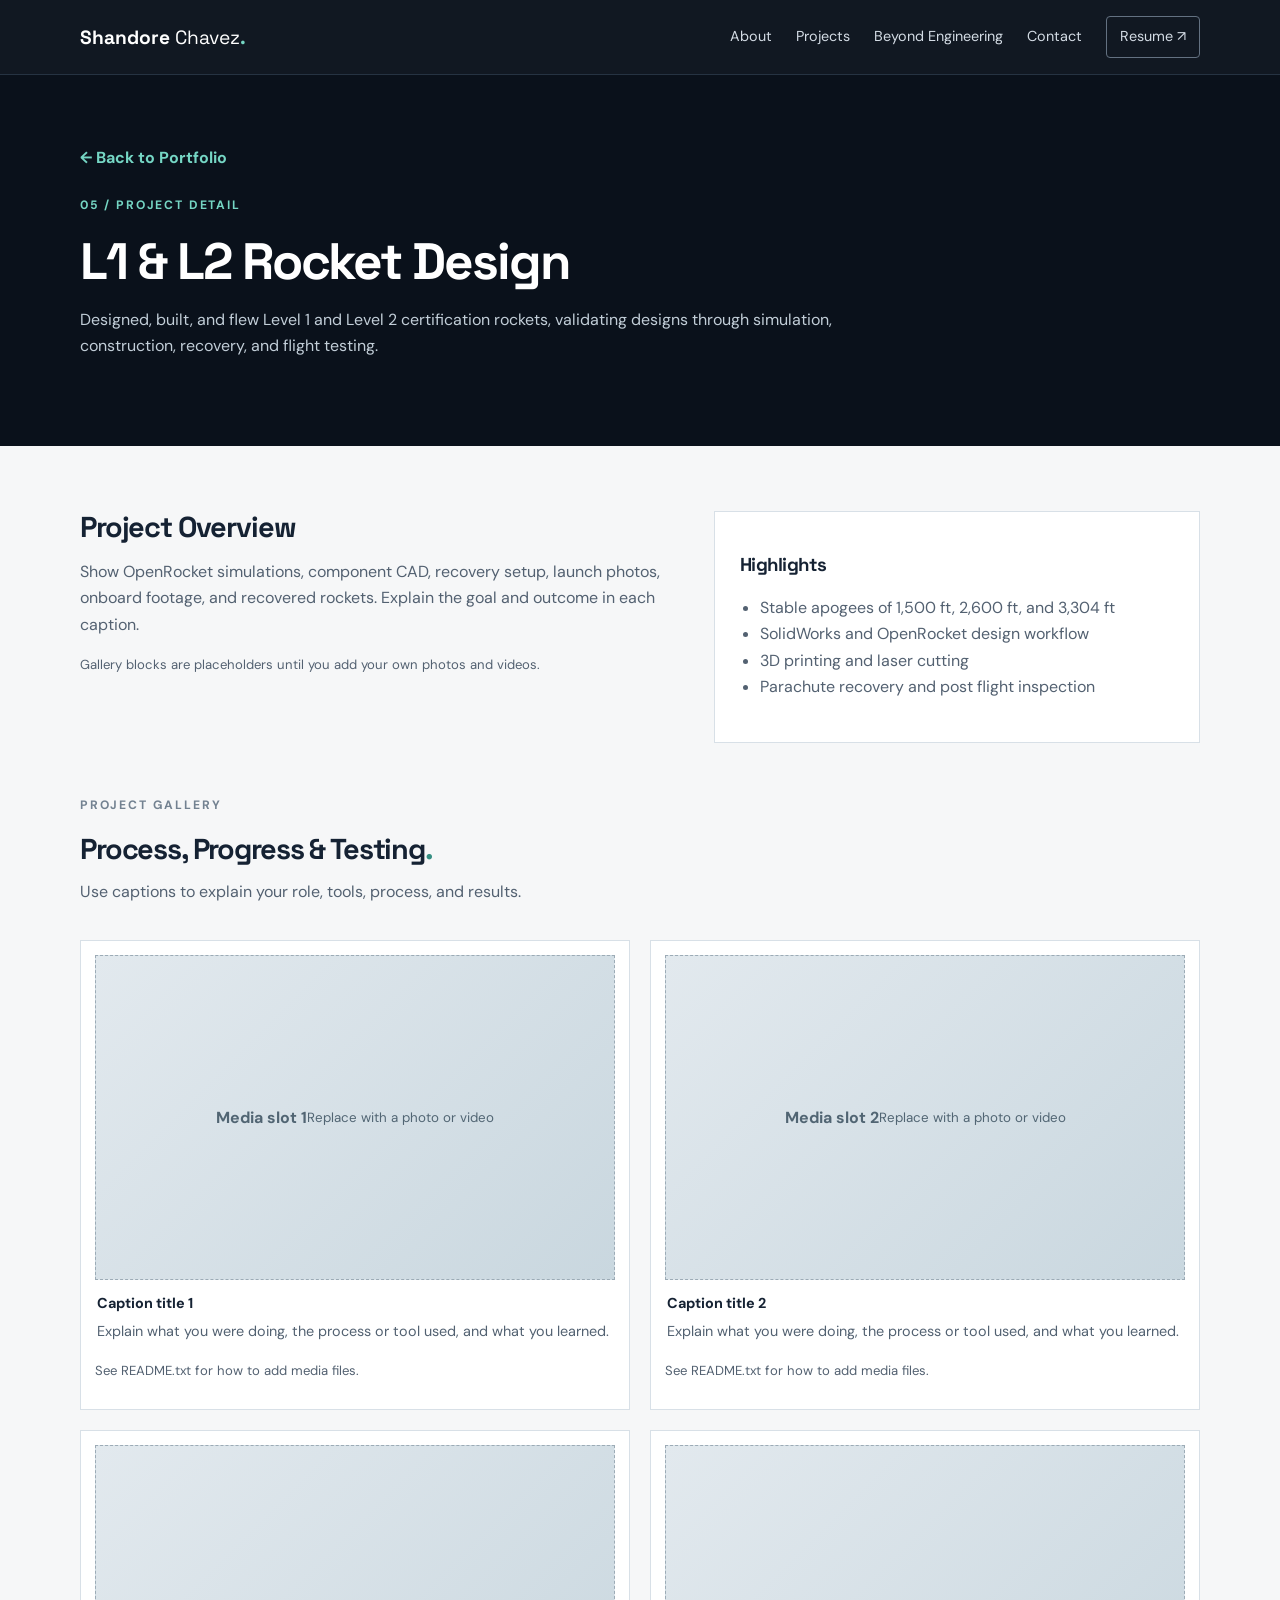
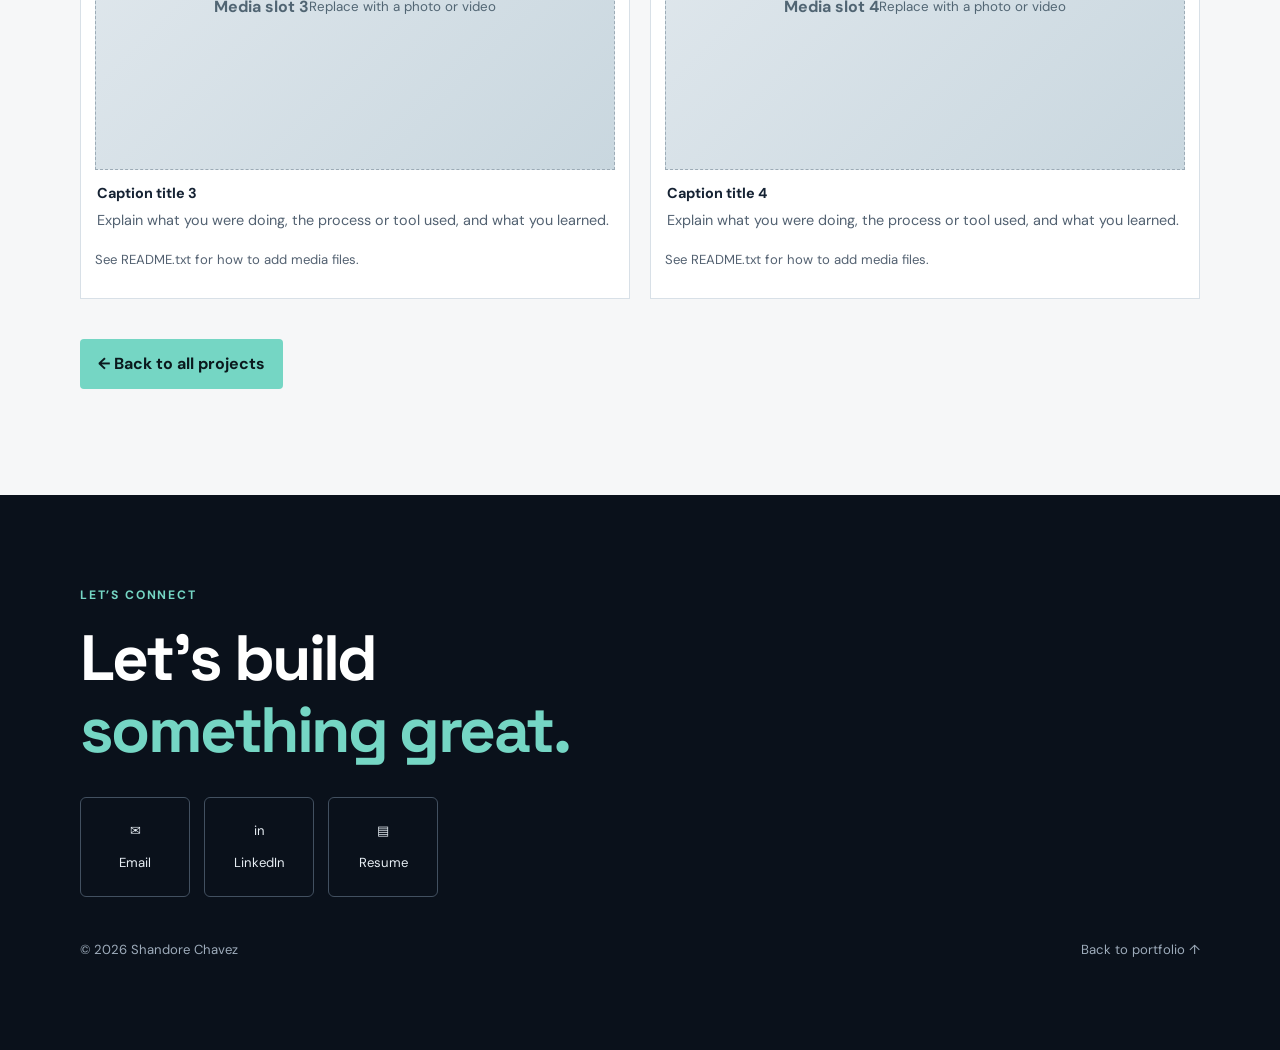
<file: project-l1-l2-rockets.html>
<!doctype html><html lang="en"><head><meta charset="UTF-8"><meta name="viewport" content="width=device-width, initial-scale=1"><title>L1 & L2 Rocket Design | Shandore Chavez</title><link rel="preconnect" href="https://fonts.googleapis.com"><link rel="preconnect" href="https://fonts.gstatic.com" crossorigin><link href="https://fonts.googleapis.com/css2?family=DM+Sans:wght@400;500;600;700&family=Space+Grotesk:wght@400;500;600;700&display=swap" rel="stylesheet"><link rel="stylesheet" href="style.css"><script src="script.js" defer></script></head><body><header class="site-header"><nav class="nav container"><a class="brand" href="index.html">Shandore <span>Chavez</span><i>.</i></a><button class="menu-toggle" aria-label="Toggle navigation" aria-expanded="false" aria-controls="nav-links"><span></span><span></span><span></span></button><div class="nav-links" id="nav-links"><a href="index.html#about">About</a><a href="index.html#projects">Projects</a><a href="get-to-know-me.html">Beyond Engineering</a><a href="index.html#contact">Contact</a><a href="assets/resume.pdf" class="nav-resume" target="_blank" rel="noopener">Resume ↗</a></div></nav></header><main><section class="page-hero"><div class="container"><a class="back-link" href="index.html#projects">← Back to Portfolio</a><div class="section-kicker">05 / PROJECT DETAIL</div><h1>L1 & L2 Rocket Design</h1><p>Designed, built, and flew Level 1 and Level 2 certification rockets, validating designs through simulation, construction, recovery, and flight testing.</p></div></section><section class="page-content"><div class="container"><div class="project-overview"><div><h2>Project Overview</h2><p>Show OpenRocket simulations, component CAD, recovery setup, launch photos, onboard footage, and recovered rockets. Explain the goal and outcome in each caption.</p><p class="media-note">Gallery blocks are placeholders until you add your own photos and videos.</p></div><aside class="detail-panel"><h3>Highlights</h3><ul><li>Stable apogees of 1,500 ft, 2,600 ft, and 3,304 ft</li><li>SolidWorks and OpenRocket design workflow</li><li>3D printing and laser cutting</li><li>Parachute recovery and post flight inspection</li></ul></aside></div><div class="section-heading" style="margin-top:52px"><div class="section-kicker">PROJECT GALLERY</div><h2>Process, Progress &amp; Testing<span class="period">.</span></h2><p>Use captions to explain your role, tools, process, and results.</p></div><div class="media-grid"><figure class="media-card"><div class="media-placeholder">Media slot 1<br><small>Replace with a photo or video</small></div><figcaption><strong>Caption title 1</strong><span>Explain what you were doing, the process or tool used, and what you learned.</span></figcaption><p class="media-note">See README.txt for how to add media files.</p></figure><figure class="media-card"><div class="media-placeholder">Media slot 2<br><small>Replace with a photo or video</small></div><figcaption><strong>Caption title 2</strong><span>Explain what you were doing, the process or tool used, and what you learned.</span></figcaption><p class="media-note">See README.txt for how to add media files.</p></figure><figure class="media-card"><div class="media-placeholder">Media slot 3<br><small>Replace with a photo or video</small></div><figcaption><strong>Caption title 3</strong><span>Explain what you were doing, the process or tool used, and what you learned.</span></figcaption><p class="media-note">See README.txt for how to add media files.</p></figure><figure class="media-card"><div class="media-placeholder">Media slot 4<br><small>Replace with a photo or video</small></div><figcaption><strong>Caption title 4</strong><span>Explain what you were doing, the process or tool used, and what you learned.</span></figcaption><p class="media-note">See README.txt for how to add media files.</p></figure></div><p style="margin-top:40px"><a class="btn btn-primary" href="index.html#projects">← Back to all projects</a></p></div></section></main><section class="contact-section section"><div class="container"><div class="section-kicker">LET’S CONNECT</div><h2>Let’s build<br><em>something great.</em></h2><div class="social-links"><a class="social-link" href="mailto:Shandoreascenciorojo@gmail.com"><span>✉</span><span>Email</span></a><a class="social-link" href="https://www.linkedin.com/in/your-profile/" target="_blank" rel="noopener noreferrer"><span>in</span><span>LinkedIn</span></a><a class="social-link" href="assets/resume.pdf" target="_blank" rel="noopener"><span>▤</span><span>Resume</span></a></div><footer><span>© <span id="year"></span> Shandore Chavez</span><a href="index.html">Back to portfolio ↑</a></footer></div></section></body></html>
</file>
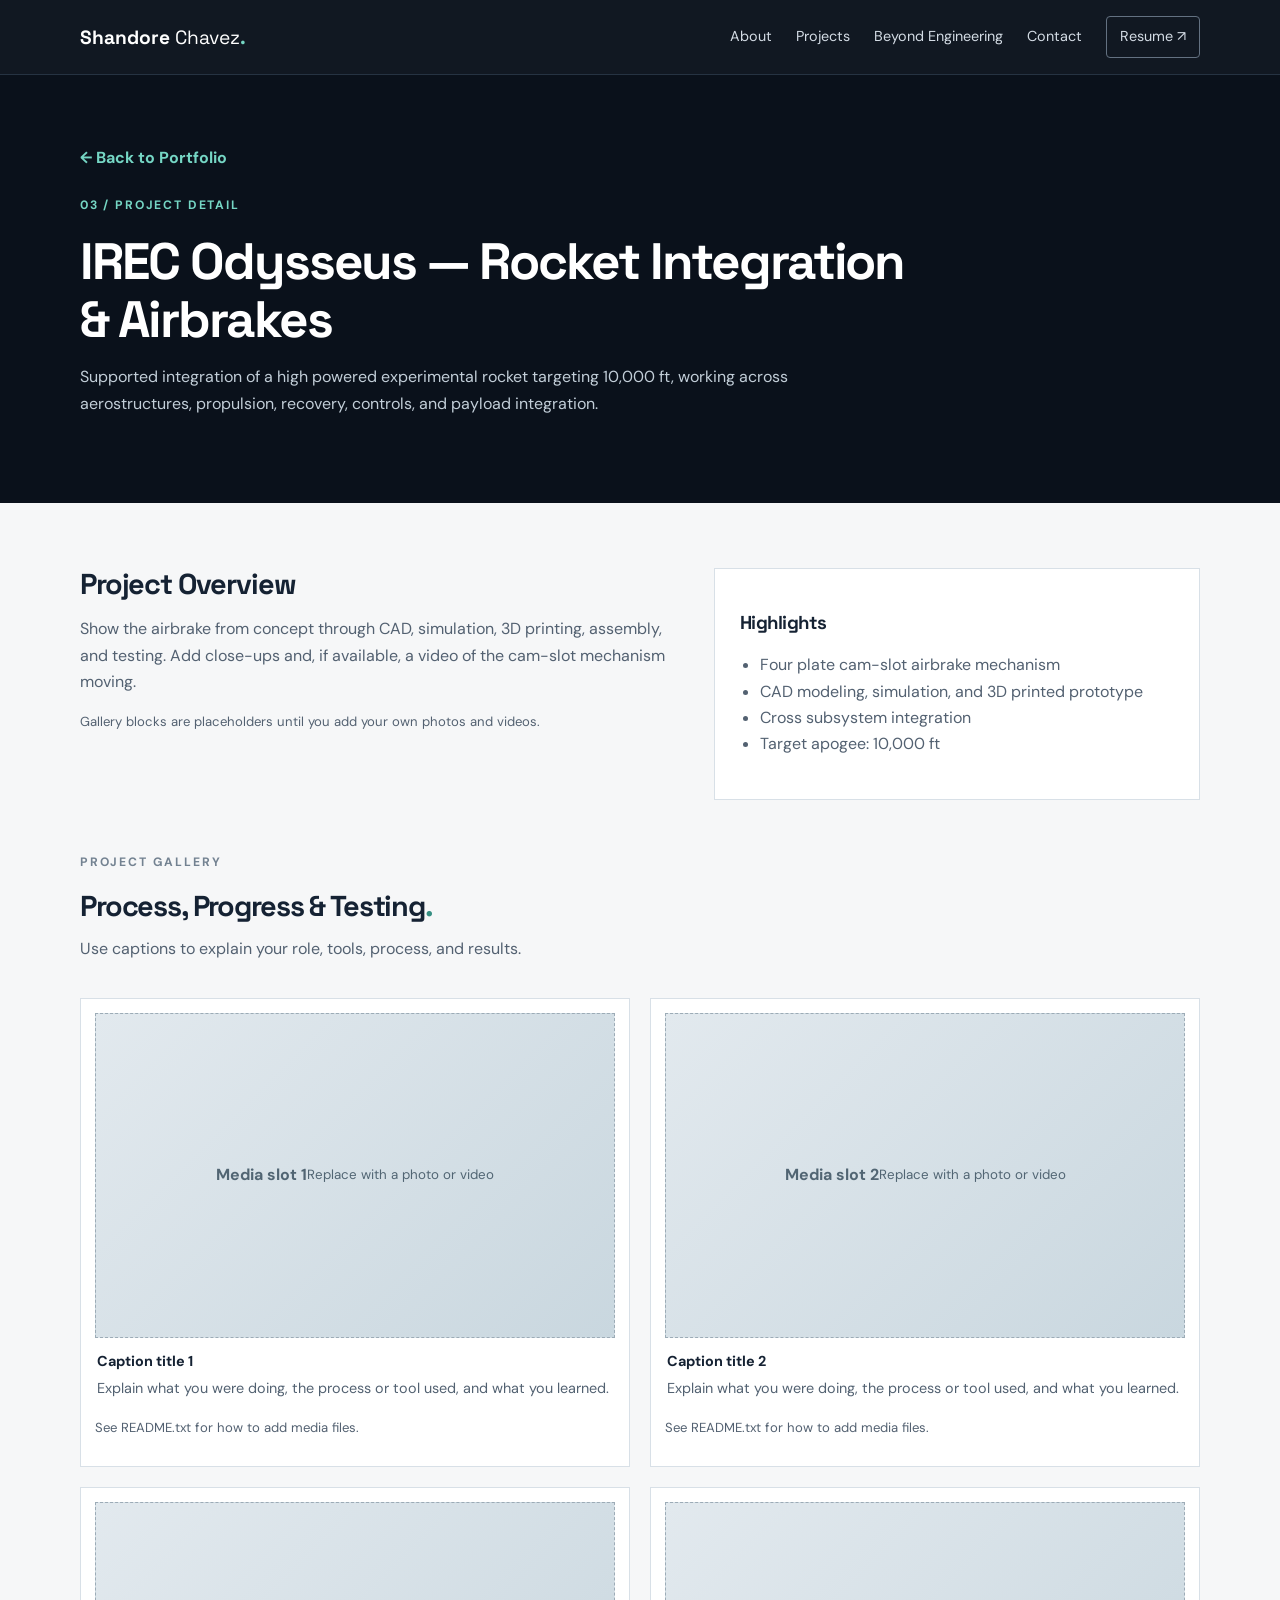
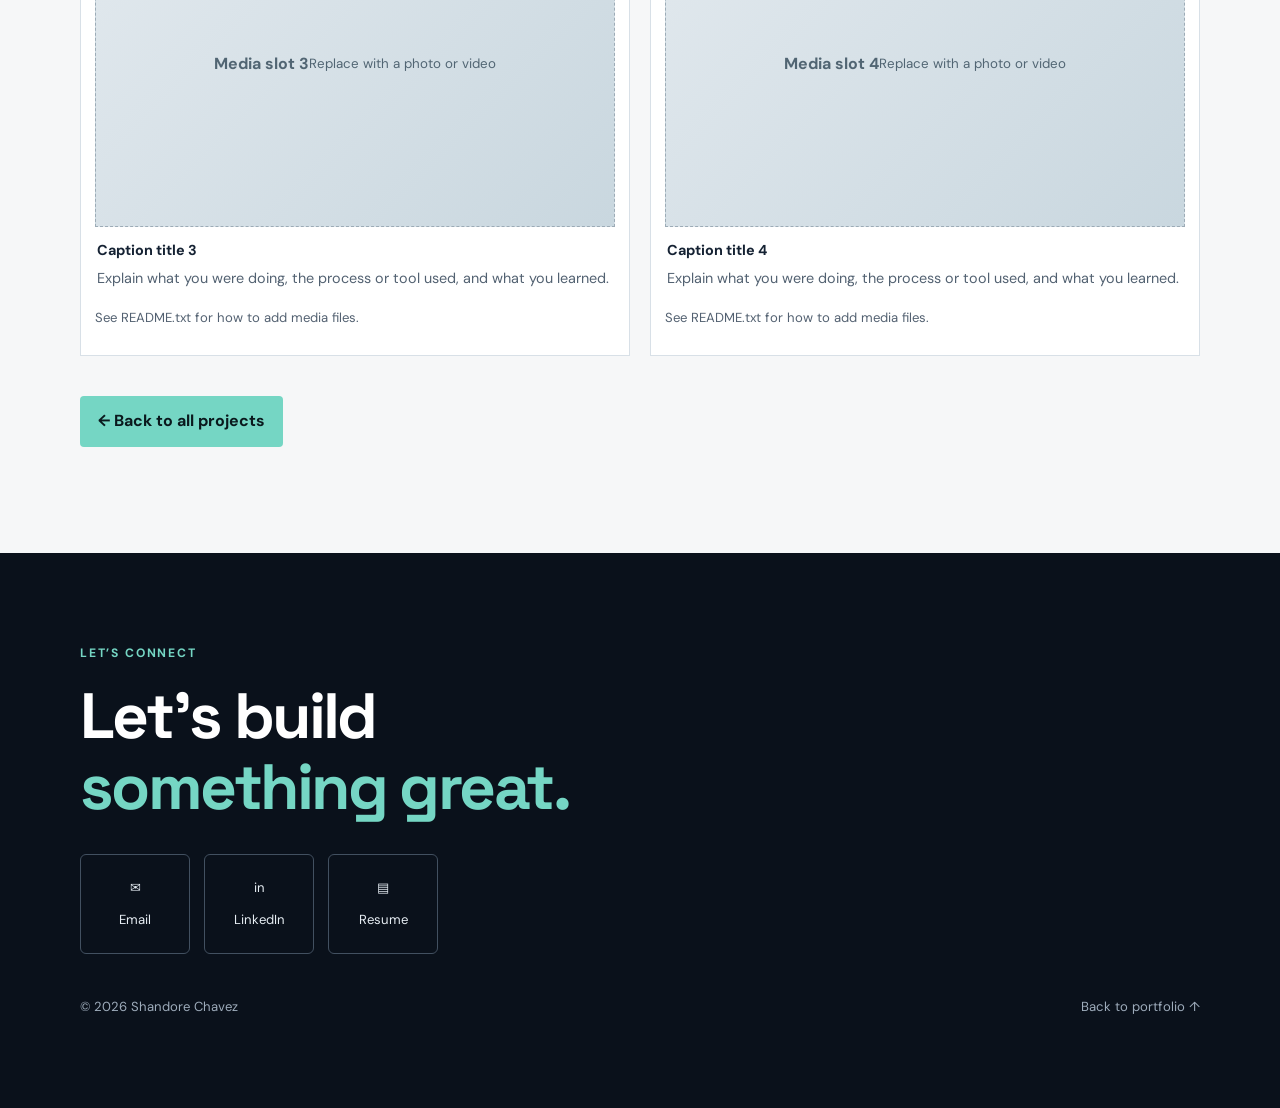
<file: project-odysseus.html>
<!doctype html><html lang="en"><head><meta charset="UTF-8"><meta name="viewport" content="width=device-width, initial-scale=1"><title>IREC Odysseus - Rocket Integration & Airbrakes | Shandore Chavez</title><link rel="preconnect" href="https://fonts.googleapis.com"><link rel="preconnect" href="https://fonts.gstatic.com" crossorigin><link href="https://fonts.googleapis.com/css2?family=DM+Sans:wght@400;500;600;700&family=Space+Grotesk:wght@400;500;600;700&display=swap" rel="stylesheet"><link rel="stylesheet" href="style.css"><script src="script.js" defer></script></head><body><header class="site-header"><nav class="nav container"><a class="brand" href="index.html">Shandore <span>Chavez</span><i>.</i></a><button class="menu-toggle" aria-label="Toggle navigation" aria-expanded="false" aria-controls="nav-links"><span></span><span></span><span></span></button><div class="nav-links" id="nav-links"><a href="index.html#about">About</a><a href="index.html#projects">Projects</a><a href="get-to-know-me.html">Beyond Engineering</a><a href="index.html#contact">Contact</a><a href="assets/resume.pdf" class="nav-resume" target="_blank" rel="noopener">Resume ↗</a></div></nav></header><main><section class="page-hero"><div class="container"><a class="back-link" href="index.html#projects">← Back to Portfolio</a><div class="section-kicker">03 / PROJECT DETAIL</div><h1>IREC Odysseus — Rocket Integration & Airbrakes</h1><p>Supported integration of a high powered experimental rocket targeting 10,000 ft, working across aerostructures, propulsion, recovery, controls, and payload integration.</p></div></section><section class="page-content"><div class="container"><div class="project-overview"><div><h2>Project Overview</h2><p>Show the airbrake from concept through CAD, simulation, 3D printing, assembly, and testing. Add close-ups and, if available, a video of the cam-slot mechanism moving.</p><p class="media-note">Gallery blocks are placeholders until you add your own photos and videos.</p></div><aside class="detail-panel"><h3>Highlights</h3><ul><li>Four plate cam-slot airbrake mechanism</li><li>CAD modeling, simulation, and 3D printed prototype</li><li>Cross subsystem integration</li><li>Target apogee: 10,000 ft</li></ul></aside></div><div class="section-heading" style="margin-top:52px"><div class="section-kicker">PROJECT GALLERY</div><h2>Process, Progress &amp; Testing<span class="period">.</span></h2><p>Use captions to explain your role, tools, process, and results.</p></div><div class="media-grid"><figure class="media-card"><div class="media-placeholder">Media slot 1<br><small>Replace with a photo or video</small></div><figcaption><strong>Caption title 1</strong><span>Explain what you were doing, the process or tool used, and what you learned.</span></figcaption><p class="media-note">See README.txt for how to add media files.</p></figure><figure class="media-card"><div class="media-placeholder">Media slot 2<br><small>Replace with a photo or video</small></div><figcaption><strong>Caption title 2</strong><span>Explain what you were doing, the process or tool used, and what you learned.</span></figcaption><p class="media-note">See README.txt for how to add media files.</p></figure><figure class="media-card"><div class="media-placeholder">Media slot 3<br><small>Replace with a photo or video</small></div><figcaption><strong>Caption title 3</strong><span>Explain what you were doing, the process or tool used, and what you learned.</span></figcaption><p class="media-note">See README.txt for how to add media files.</p></figure><figure class="media-card"><div class="media-placeholder">Media slot 4<br><small>Replace with a photo or video</small></div><figcaption><strong>Caption title 4</strong><span>Explain what you were doing, the process or tool used, and what you learned.</span></figcaption><p class="media-note">See README.txt for how to add media files.</p></figure></div><p style="margin-top:40px"><a class="btn btn-primary" href="index.html#projects">← Back to all projects</a></p></div></section></main><section class="contact-section section"><div class="container"><div class="section-kicker">LET’S CONNECT</div><h2>Let’s build<br><em>something great.</em></h2><div class="social-links"><a class="social-link" href="mailto:Shandoreascenciorojo@gmail.com"><span>✉</span><span>Email</span></a><a class="social-link" href="https://www.linkedin.com/in/your-profile/" target="_blank" rel="noopener noreferrer"><span>in</span><span>LinkedIn</span></a><a class="social-link" href="assets/resume.pdf" target="_blank" rel="noopener"><span>▤</span><span>Resume</span></a></div><footer><span>© <span id="year"></span> Shandore Chavez</span><a href="index.html">Back to portfolio ↑</a></footer></div></section></body></html>
</file>
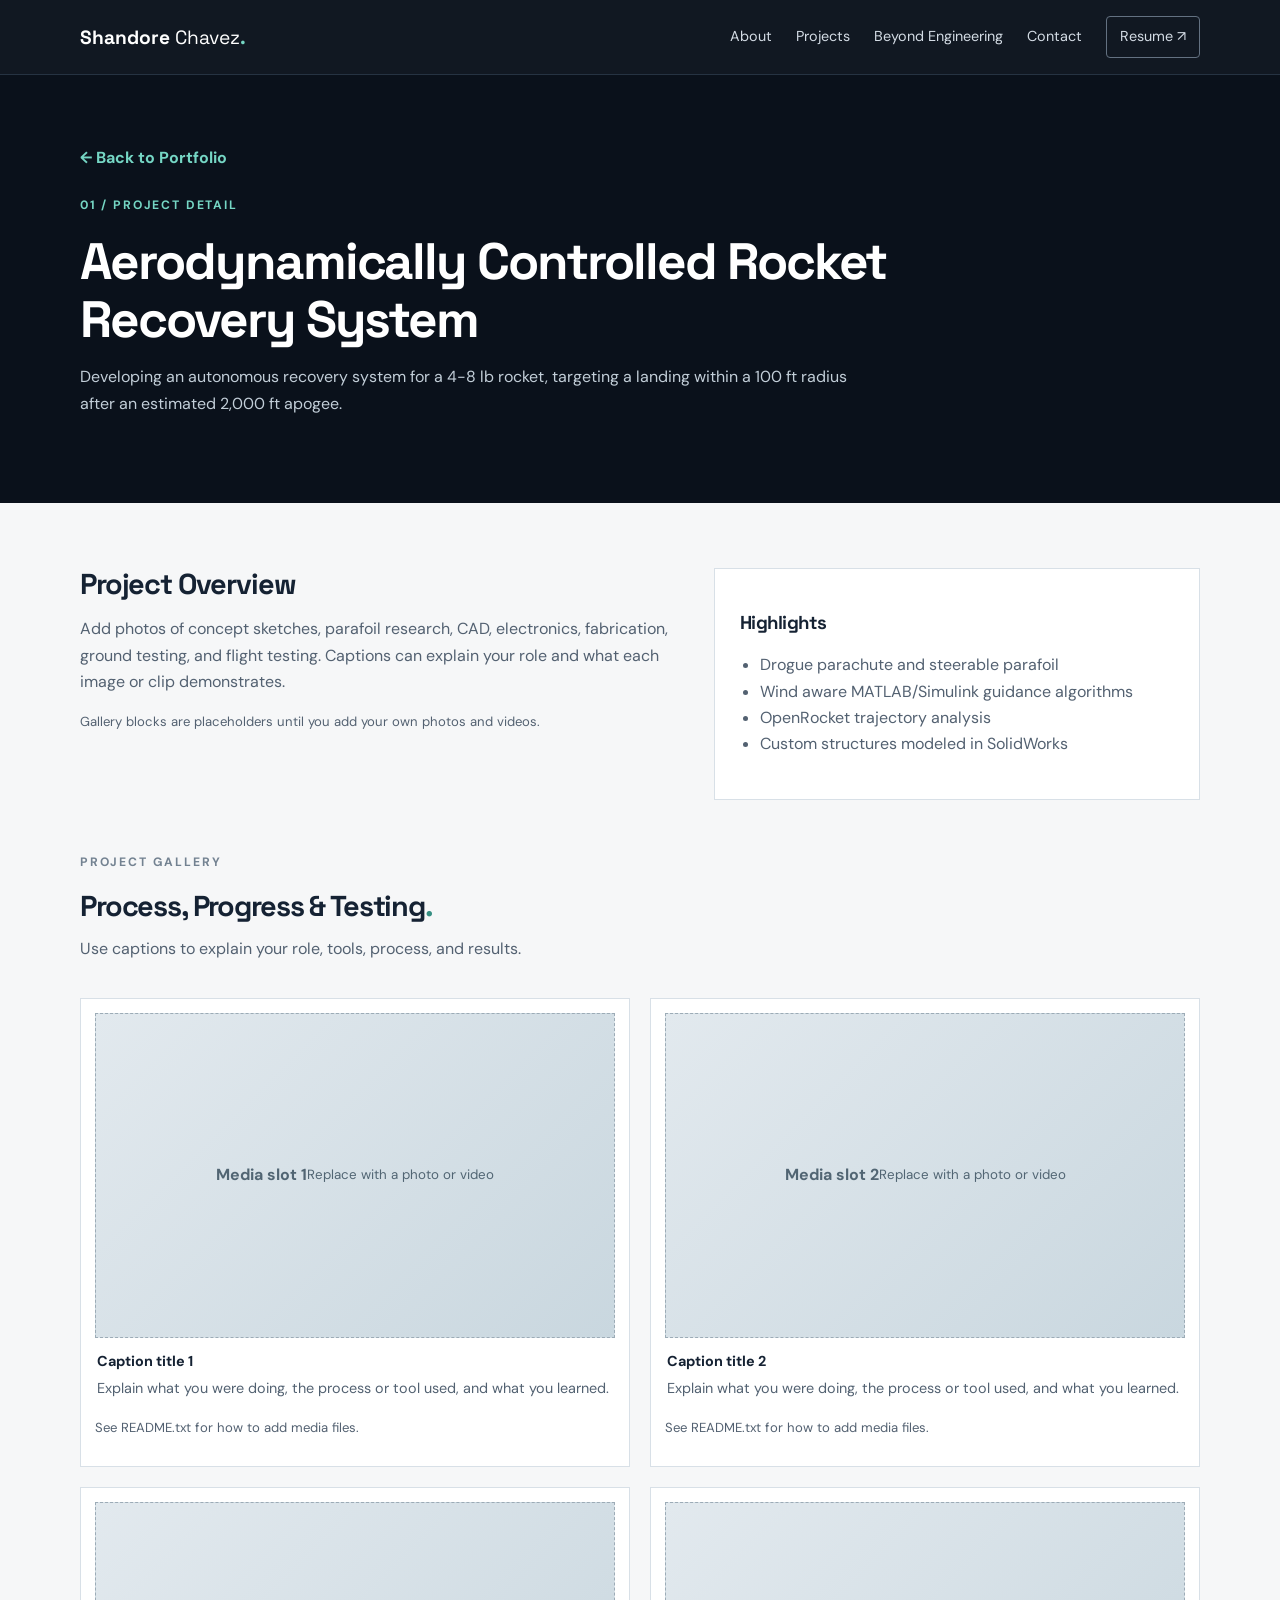
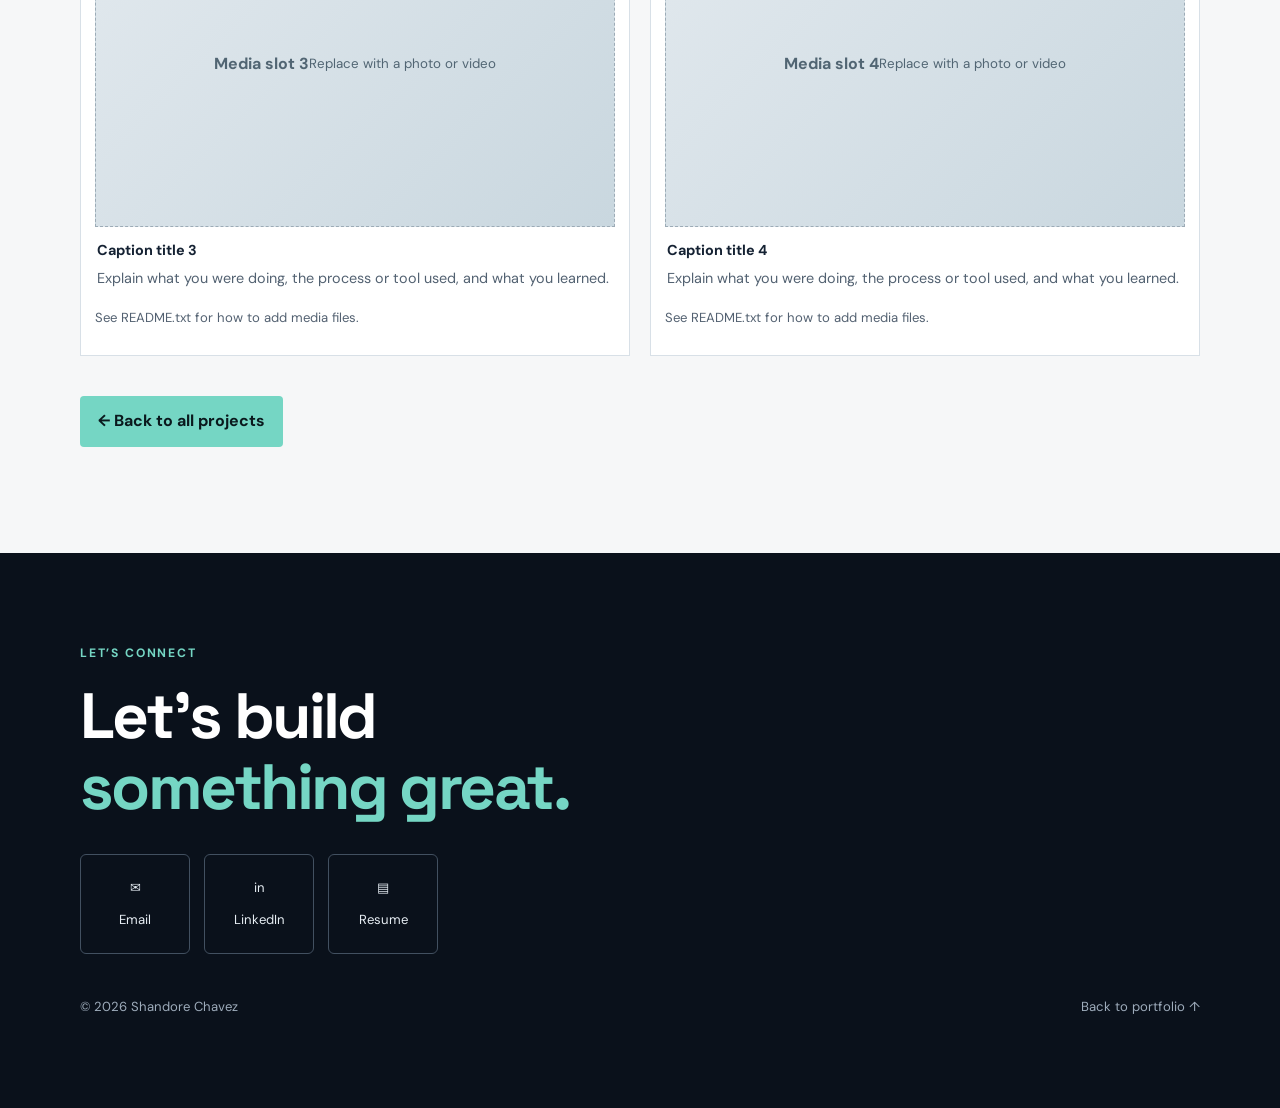
<file: project-recovery.html>
<!doctype html><html lang="en"><head><meta charset="UTF-8"><meta name="viewport" content="width=device-width, initial-scale=1"><title>Aerodynamically Controlled Rocket Recovery System | Shandore Chavez</title><link rel="preconnect" href="https://fonts.googleapis.com"><link rel="preconnect" href="https://fonts.gstatic.com" crossorigin><link href="https://fonts.googleapis.com/css2?family=DM+Sans:wght@400;500;600;700&family=Space+Grotesk:wght@400;500;600;700&display=swap" rel="stylesheet"><link rel="stylesheet" href="style.css"><script src="script.js" defer></script></head><body><header class="site-header"><nav class="nav container"><a class="brand" href="index.html">Shandore <span>Chavez</span><i>.</i></a><button class="menu-toggle" aria-label="Toggle navigation" aria-expanded="false" aria-controls="nav-links"><span></span><span></span><span></span></button><div class="nav-links" id="nav-links"><a href="index.html#about">About</a><a href="index.html#projects">Projects</a><a href="get-to-know-me.html">Beyond Engineering</a><a href="index.html#contact">Contact</a><a href="assets/resume.pdf" class="nav-resume" target="_blank" rel="noopener">Resume ↗</a></div></nav></header><main><section class="page-hero"><div class="container"><a class="back-link" href="index.html#projects">← Back to Portfolio</a><div class="section-kicker">01 / PROJECT DETAIL</div><h1>Aerodynamically Controlled Rocket Recovery System</h1><p>Developing an autonomous recovery system for a 4-8 lb rocket, targeting a landing within a 100 ft radius after an estimated 2,000 ft apogee.</p></div></section><section class="page-content"><div class="container"><div class="project-overview"><div><h2>Project Overview</h2><p>Add photos of concept sketches, parafoil research, CAD, electronics, fabrication, ground testing, and flight testing. Captions can explain your role and what each image or clip demonstrates.</p><p class="media-note">Gallery blocks are placeholders until you add your own photos and videos.</p></div><aside class="detail-panel"><h3>Highlights</h3><ul><li>Drogue parachute and steerable parafoil</li><li>Wind aware MATLAB/Simulink guidance algorithms</li><li>OpenRocket trajectory analysis</li><li>Custom structures modeled in SolidWorks</li></ul></aside></div><div class="section-heading" style="margin-top:52px"><div class="section-kicker">PROJECT GALLERY</div><h2>Process, Progress &amp; Testing<span class="period">.</span></h2><p>Use captions to explain your role, tools, process, and results.</p></div><div class="media-grid"><figure class="media-card"><div class="media-placeholder">Media slot 1<br><small>Replace with a photo or video</small></div><figcaption><strong>Caption title 1</strong><span>Explain what you were doing, the process or tool used, and what you learned.</span></figcaption><p class="media-note">See README.txt for how to add media files.</p></figure><figure class="media-card"><div class="media-placeholder">Media slot 2<br><small>Replace with a photo or video</small></div><figcaption><strong>Caption title 2</strong><span>Explain what you were doing, the process or tool used, and what you learned.</span></figcaption><p class="media-note">See README.txt for how to add media files.</p></figure><figure class="media-card"><div class="media-placeholder">Media slot 3<br><small>Replace with a photo or video</small></div><figcaption><strong>Caption title 3</strong><span>Explain what you were doing, the process or tool used, and what you learned.</span></figcaption><p class="media-note">See README.txt for how to add media files.</p></figure><figure class="media-card"><div class="media-placeholder">Media slot 4<br><small>Replace with a photo or video</small></div><figcaption><strong>Caption title 4</strong><span>Explain what you were doing, the process or tool used, and what you learned.</span></figcaption><p class="media-note">See README.txt for how to add media files.</p></figure></div><p style="margin-top:40px"><a class="btn btn-primary" href="index.html#projects">← Back to all projects</a></p></div></section></main><section class="contact-section section"><div class="container"><div class="section-kicker">LET’S CONNECT</div><h2>Let’s build<br><em>something great.</em></h2><div class="social-links"><a class="social-link" href="mailto:Shandoreascenciorojo@gmail.com"><span>✉</span><span>Email</span></a><a class="social-link" href="https://www.linkedin.com/in/your-profile/" target="_blank" rel="noopener noreferrer"><span>in</span><span>LinkedIn</span></a><a class="social-link" href="assets/resume.pdf" target="_blank" rel="noopener"><span>▤</span><span>Resume</span></a></div><footer><span>© <span id="year"></span> Shandore Chavez</span><a href="index.html">Back to portfolio ↑</a></footer></div></section></body></html>
</file>
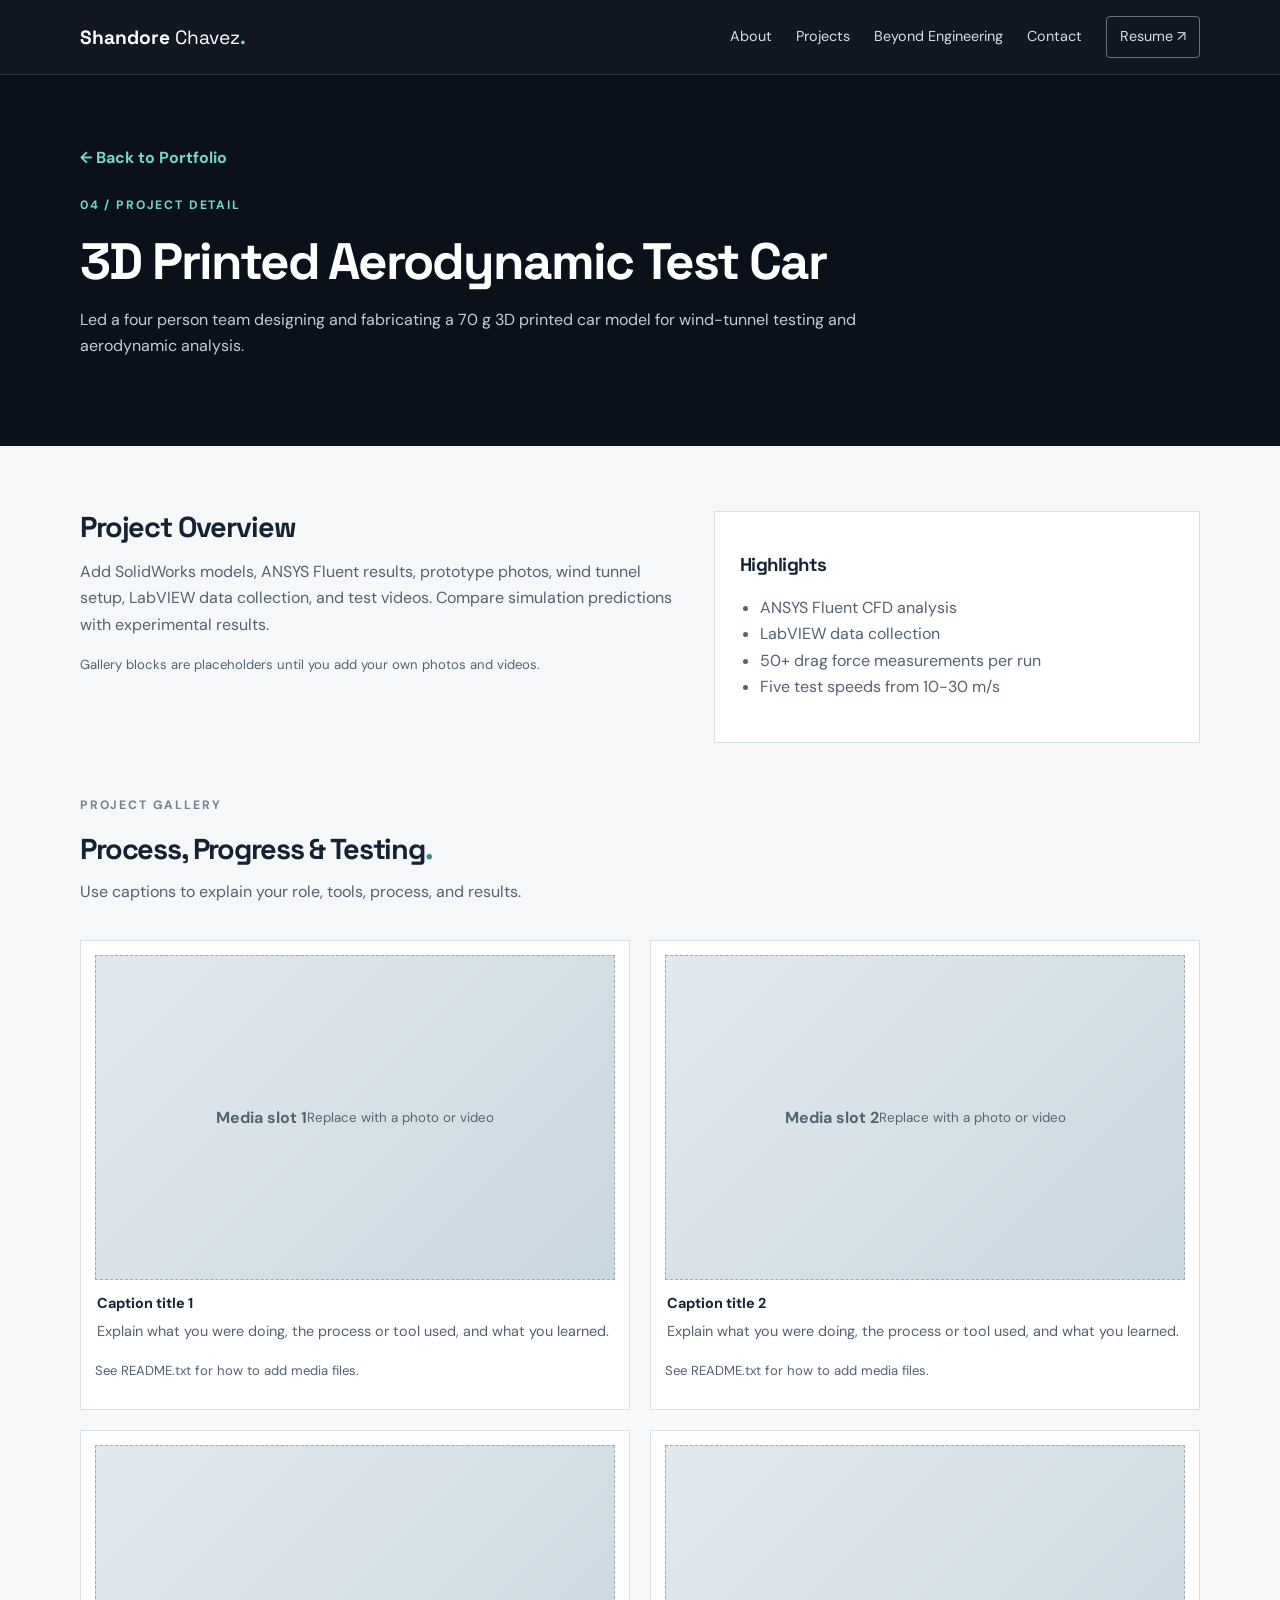
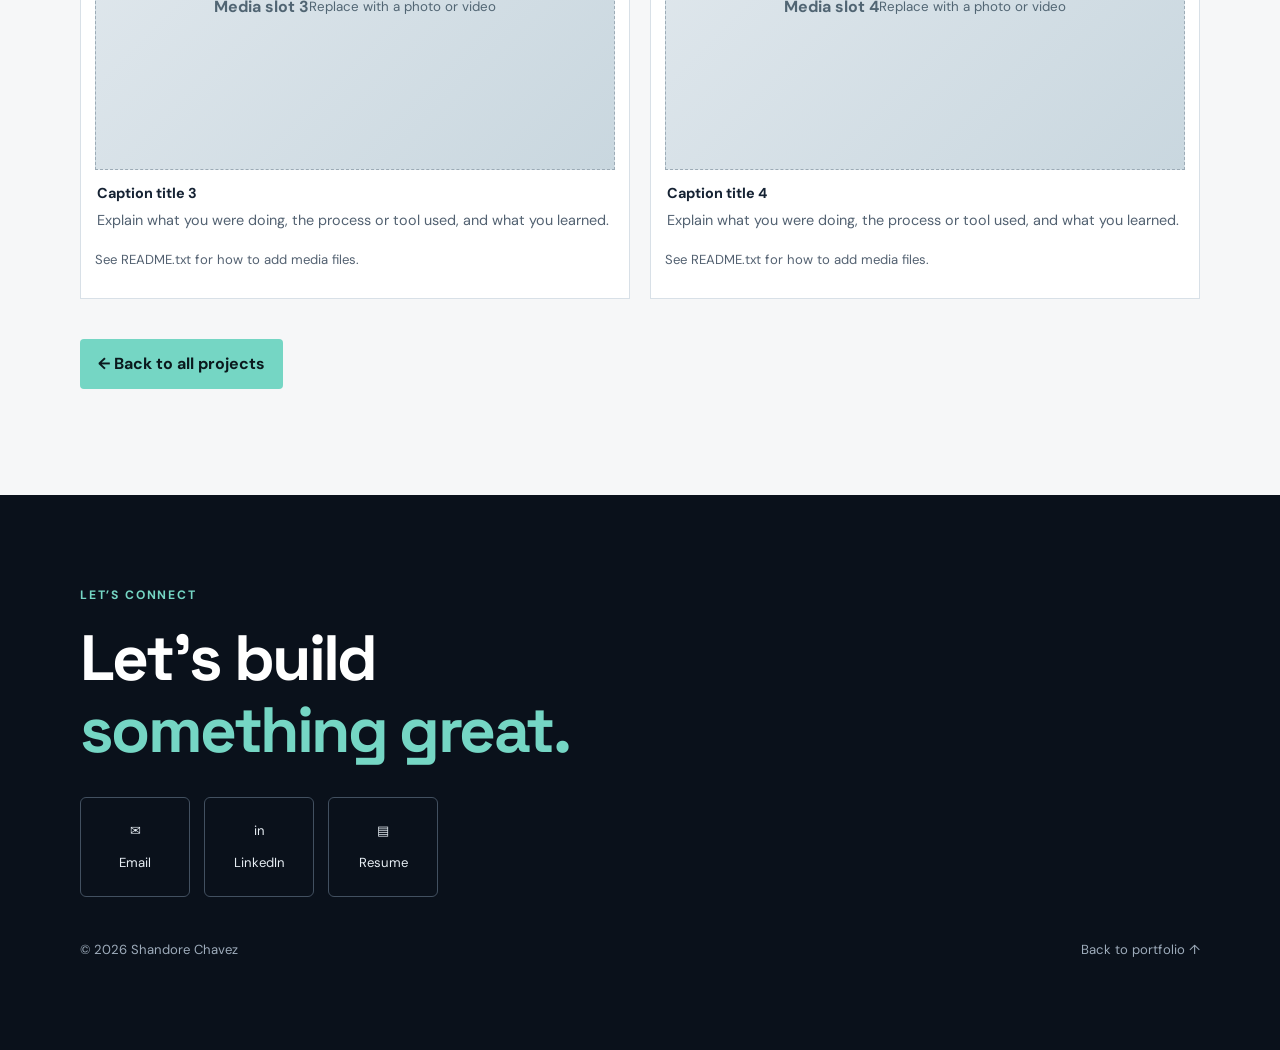
<file: project-test-car.html>
<!doctype html><html lang="en"><head><meta charset="UTF-8"><meta name="viewport" content="width=device-width, initial-scale=1"><title>3D Printed Aerodynamic Test Car | Shandore Chavez</title><link rel="preconnect" href="https://fonts.googleapis.com"><link rel="preconnect" href="https://fonts.gstatic.com" crossorigin><link href="https://fonts.googleapis.com/css2?family=DM+Sans:wght@400;500;600;700&family=Space+Grotesk:wght@400;500;600;700&display=swap" rel="stylesheet"><link rel="stylesheet" href="style.css"><script src="script.js" defer></script></head><body><header class="site-header"><nav class="nav container"><a class="brand" href="index.html">Shandore <span>Chavez</span><i>.</i></a><button class="menu-toggle" aria-label="Toggle navigation" aria-expanded="false" aria-controls="nav-links"><span></span><span></span><span></span></button><div class="nav-links" id="nav-links"><a href="index.html#about">About</a><a href="index.html#projects">Projects</a><a href="get-to-know-me.html">Beyond Engineering</a><a href="index.html#contact">Contact</a><a href="assets/resume.pdf" class="nav-resume" target="_blank" rel="noopener">Resume ↗</a></div></nav></header><main><section class="page-hero"><div class="container"><a class="back-link" href="index.html#projects">← Back to Portfolio</a><div class="section-kicker">04 / PROJECT DETAIL</div><h1>3D Printed Aerodynamic Test Car</h1><p>Led a four person team designing and fabricating a 70 g 3D printed car model for wind-tunnel testing and aerodynamic analysis.</p></div></section><section class="page-content"><div class="container"><div class="project-overview"><div><h2>Project Overview</h2><p>Add SolidWorks models, ANSYS Fluent results, prototype photos, wind tunnel setup, LabVIEW data collection, and test videos. Compare simulation predictions with experimental results.</p><p class="media-note">Gallery blocks are placeholders until you add your own photos and videos.</p></div><aside class="detail-panel"><h3>Highlights</h3><ul><li>ANSYS Fluent CFD analysis</li><li>LabVIEW data collection</li><li>50+ drag force measurements per run</li><li>Five test speeds from 10-30 m/s</li></ul></aside></div><div class="section-heading" style="margin-top:52px"><div class="section-kicker">PROJECT GALLERY</div><h2>Process, Progress &amp; Testing<span class="period">.</span></h2><p>Use captions to explain your role, tools, process, and results.</p></div><div class="media-grid"><figure class="media-card"><div class="media-placeholder">Media slot 1<br><small>Replace with a photo or video</small></div><figcaption><strong>Caption title 1</strong><span>Explain what you were doing, the process or tool used, and what you learned.</span></figcaption><p class="media-note">See README.txt for how to add media files.</p></figure><figure class="media-card"><div class="media-placeholder">Media slot 2<br><small>Replace with a photo or video</small></div><figcaption><strong>Caption title 2</strong><span>Explain what you were doing, the process or tool used, and what you learned.</span></figcaption><p class="media-note">See README.txt for how to add media files.</p></figure><figure class="media-card"><div class="media-placeholder">Media slot 3<br><small>Replace with a photo or video</small></div><figcaption><strong>Caption title 3</strong><span>Explain what you were doing, the process or tool used, and what you learned.</span></figcaption><p class="media-note">See README.txt for how to add media files.</p></figure><figure class="media-card"><div class="media-placeholder">Media slot 4<br><small>Replace with a photo or video</small></div><figcaption><strong>Caption title 4</strong><span>Explain what you were doing, the process or tool used, and what you learned.</span></figcaption><p class="media-note">See README.txt for how to add media files.</p></figure></div><p style="margin-top:40px"><a class="btn btn-primary" href="index.html#projects">← Back to all projects</a></p></div></section></main><section class="contact-section section"><div class="container"><div class="section-kicker">LET’S CONNECT</div><h2>Let’s build<br><em>something great.</em></h2><div class="social-links"><a class="social-link" href="mailto:Shandoreascenciorojo@gmail.com"><span>✉</span><span>Email</span></a><a class="social-link" href="https://www.linkedin.com/in/your-profile/" target="_blank" rel="noopener noreferrer"><span>in</span><span>LinkedIn</span></a><a class="social-link" href="assets/resume.pdf" target="_blank" rel="noopener"><span>▤</span><span>Resume</span></a></div><footer><span>© <span id="year"></span> Shandore Chavez</span><a href="index.html">Back to portfolio ↑</a></footer></div></section></body></html>
</file>
<file: style.css>
:root {
  --navy: #0a111b;
  --ink: #152233;
  --paper: #f6f7f8;
  --tint: #eaf0f5;
  --accent: #75d6c4;
  --line: #d8e0e7;
  --font-body: "DM Sans", sans-serif;
  --font-display: "Space Grotesk", sans-serif;
}

* {
  box-sizing: border-box;
}

html {
  scroll-behavior: smooth;
  scroll-padding-top: 80px;
}

body {
  margin: 0;
  font-family: var(--font-body);
  color: var(--ink);
  background: var(--paper);
  line-height: 1.65;
}

a {
  color: inherit;
  text-decoration: none;
}

.container {
  width: min(1120px, calc(100% - 44px));
  margin: auto;
}

/* HEADER AND NAVIGATION */

.site-header {
  position: sticky;
  top: 0;
  z-index: 20;
  background: rgba(10, 17, 27, 0.97);
  color: #fff;
  border-bottom: 1px solid #263342;
}

.nav {
  min-height: 74px;
  display: flex;
  align-items: center;
  justify-content: space-between;
  gap: 20px;
}

.brand {
  font: 700 1.2rem var(--font-display);
}

.brand span {
  font-weight: 400;
}

.brand i {
  font-style: normal;
  color: var(--accent);
}

.nav-links {
  display: flex;
  align-items: center;
  gap: 24px;
  font-size: 0.9rem;
  color: #d4dce5;
}

.nav-links a:hover,
footer a:hover {
  color: var(--accent);
}

.nav-resume {
  padding: 8px 13px;
  border: 1px solid #637181;
  border-radius: 4px;
}

.menu-toggle {
  display: none;
  background: none;
  border: 0;
}

.menu-toggle span {
  display: block;
  width: 23px;
  height: 2px;
  background: #fff;
  margin: 5px;
}

/* HERO SECTION */

.hero {
  min-height: 610px;
  background: var(--navy);
  color: #fff;
  position: relative;
  display: flex;
  align-items: center;
  overflow: hidden;
}

.hero-grid {
  position: absolute;
  inset: 0;
  background-image:
    linear-gradient(#ffffff08 1px, transparent 1px),
    linear-gradient(90deg, #ffffff08 1px, transparent 1px);
  background-size: 54px 54px;
}

.hero:after {
  content: "";
  position: absolute;
  width: 430px;
  height: 430px;
  border: 1px solid #75d6c433;
  border-radius: 50%;
  right: 5%;
  top: 12%;
  box-shadow:
    0 0 0 45px #75d6c408,
    0 0 0 90px #75d6c405;
}

.hero-content {
  position: relative;
  z-index: 1;
  padding: 90px 0;
}

.eyebrow,
.section-kicker {
  font-size: 0.76rem;
  font-weight: 700;
  letter-spacing: 0.15em;
  text-transform: uppercase;
}

.eyebrow {
  color: #b9c7d5;
}

.status-dot {
  display: inline-block;
  width: 8px;
  height: 8px;
  border-radius: 50%;
  background: var(--accent);
  margin-right: 9px;
}

h1,
h2,
h3 {
  font-family: var(--font-display);
  line-height: 1.12;
  letter-spacing: -0.04em;
}

h1 {
  font-size: clamp(2.8rem, 7vw, 5.6rem);
  max-width: 850px;
  margin: 28px 0 16px;
}

h1 span {
  color: var(--accent);
}

.hero-content > p {
  font-size: 1.5rem;
  color: #d2dce5;
}

.hero-actions {
  display: flex;
  gap: 12px;
  flex-wrap: wrap;
}

.btn {
  display: inline-flex;
  align-items: center;
  gap: 15px;
  padding: 12px 18px;
  border-radius: 4px;
  font-weight: 700;
}

.btn-primary {
  background: var(--accent);
  color: #0a191d;
}

.btn-outline {
  border: 1px solid #657486;
  color: white;
}

.scroll-cue {
  position: absolute;
  bottom: 25px;
  left: max(22px, calc((100% - 1120px) / 2));
  font-size: 0.7rem;
  letter-spacing: 0.12em;
  color: #9eacbb;
}

/* GENERAL SECTIONS */

.section {
  padding: 90px 0;
}

.section-light {
  background: var(--paper);
}

.section-tint {
  background: var(--tint);
}

.two-col {
  display: grid;
  grid-template-columns: 0.85fr 1.15fr;
  gap: 48px;
  align-items: center;
}

.section-kicker {
  color: #738291;
  margin-bottom: 18px;
}

.section h2,
.page-hero h1 {
  font-size: clamp(2.3rem, 4vw, 3.6rem);
  margin: 0 0 22px;
}

.section h2 em,
.page-hero h1 em {
  font-style: normal;
  color: #368f83;
}

.section p {
  color: #536171;
}

/* ABOUT ME SECTION */

#about .section-kicker {
  margin-bottom: 14px;
}

#about h2 {
  font-size: clamp(2rem, 3.3vw, 3.1rem);
  line-height: 1.15;
  margin-bottom: 18px;
}

#about p {
  margin: 0 0 16px;
  line-height: 1.7;
}

#about .meta {
  font-weight: 600;
  margin-bottom: 22px;
  color: #344658;
}

#about .text-link {
  margin-top: 4px;
}

/* PROFILE IMAGE */

.image-panel {
  position: relative;
  overflow: hidden;
  padding: 0;
  width: 100%;
  min-height: 0;
  aspect-ratio: 4 / 5;
  background: #e2e9ee;
  border: 1px solid var(--line);
  border-radius: 6px;
}

.image-panel:before {
  display: none;
}

.image-panel > * {
  position: relative;
}

.profile-panel img {
  display: block;
  position: absolute;
  inset: 0;
  width: 100%;
  height: 100%;
  object-fit: cover;
  object-position: center 35%;
}

/* OTHER DECORATIVE PANELS */

.image-top-label,
.image-bottom-label,
.beyond-panel small {
  font-size: 0.72rem;
  letter-spacing: 0.1em;
  color: #aab9c7;
}

.image-symbol {
  font: 700 6rem var(--font-display);
  align-self: center;
  color: #fff;
}

.image-symbol span {
  color: var(--accent);
}

.beyond-panel {
  min-height: 330px;
  justify-content: center;
  gap: 20px;
  font: 700 2.5rem/1.05 var(--font-display);
}

.beyond-panel small {
  font: 400 0.8rem var(--font-body);
}

/* PROJECTS */

.section-heading {
  margin-bottom: 35px;
}

.section-heading h2 {
  margin-bottom: 10px;
}

.section-heading p {
  margin: 0;
}

.period {
  color: #368f83;
}

.project-grid {
  display: grid;
  grid-template-columns: repeat(2, minmax(0, 1fr));
  gap: 24px;
}

.project-card {
  background: #fff;
  border: 1px solid #e2e7ec;
  box-shadow: 0 12px 35px #14263708;
  display: flex;
  flex-direction: column;
}

.project-image {
  height: 180px;
  position: relative;
  display: flex;
  align-items: center;
  justify-content: center;
  overflow: hidden;
  background: linear-gradient(135deg, #12283a, #1b3b4c);
  color: #fff;
}

.project-image:before {
  content: "";
  position: absolute;
  width: 200px;
  height: 200px;
  border: 1px solid #75d6c466;
  border-radius: 50%;
  box-shadow:
    0 0 0 30px #75d6c40c,
    0 0 0 60px #75d6c408;
}

.project-image.p2 {
  background: linear-gradient(135deg, #2c3e50, #526d82);
}

.project-image.p3 {
  background: linear-gradient(135deg, #122f31, #277267);
}

.project-image.p4 {
  background: linear-gradient(135deg, #26303e, #48576c);
}

.project-image.p5 {
  background: linear-gradient(135deg, #222b3d, #665e54);
}

.project-index {
  position: absolute;
  top: 14px;
  left: 16px;
  color: #c7d5df;
  font-size: 0.75rem;
}

.project-visual {
  position: relative;
  font: 600 1.35rem var(--font-display);
  text-align: center;
  padding: 10px;
}

.project-body {
  padding: 24px;
  display: flex;
  flex-direction: column;
  align-items: flex-start;
  flex: 1;
}

.project-body h3 {
  font-size: 1.35rem;
  margin: 0 0 12px;
}

.project-body p {
  font-size: 0.92rem;
  margin: 0 0 15px;
}

.tags {
  display: flex;
  flex-wrap: wrap;
  gap: 7px;
  margin-top: auto;
  padding-top: 8px;
}

.tags span {
  background: #edf3f5;
  color: #48606b;
  padding: 5px 8px;
  border-radius: 3px;
  font-size: 0.72rem;
  font-weight: 600;
}

.text-link {
  display: inline-flex;
  gap: 9px;
  margin-top: 18px;
  color: #1e716a;
  font-weight: 700;
}

/* CONTACT SECTION */

.contact-section {
  background: var(--navy);
  color: #fff;
}

.contact-section .section-kicker {
  color: var(--accent);
}

.contact-section h2 {
  font-size: clamp(2.7rem, 5vw, 4.4rem);
}

.contact-section h2 em {
  color: var(--accent);
}

.contact-section p {
  color: #bac5d0;
}

.social-links {
  display: flex;
  gap: 14px;
  flex-wrap: wrap;
  margin: 30px 0 42px;
}

.social-link {
  width: 110px;
  min-height: 100px;
  display: flex;
  flex-direction: column;
  align-items: center;
  justify-content: center;
  gap: 10px;
  border: 1px solid #425060;
  border-radius: 6px;
  color: #e6edf3;
  transition: transform 0.2s, border-color 0.2s, background 0.2s;
}

.social-link:hover {
  background: #172736;
  border-color: var(--accent);
  transform: translateY(-2px);
}

.social-link svg {
  width: 28px;
  height: 28px;
  fill: none;
  stroke: currentColor;
  stroke-width: 1.7;
  stroke-linecap: round;
  stroke-linejoin: round;
}

.social-link span {
  font-size: 0.82rem;
}

.footer-divider {
  height: 1px;
  background: #344150;
  margin: 32px 0 20px;
}

footer {
  display: flex;
  justify-content: space-between;
  gap: 20px;
  color: #9eacbb;
  font-size: 0.82rem;
}

/* PROJECT DETAIL PAGES */

.page-hero {
  background: var(--navy);
  color: white;
  padding: 70px 0;
}

.page-hero .section-kicker {
  color: var(--accent);
}

.page-hero h1 {
  margin-bottom: 16px;
}

.page-hero p {
  color: #c2ced8;
  max-width: 780px;
}

.back-link {
  display: inline-block;
  color: var(--accent);
  font-weight: 700;
  margin-bottom: 24px;
}

.page-content {
  padding: 65px 0 90px;
}

.page-content h2 {
  font-size: 1.8rem;
  margin: 0 0 14px;
}

.page-content p {
  color: #536171;
}

.project-overview {
  display: grid;
  grid-template-columns: 1.1fr 0.9fr;
  gap: 40px;
  align-items: start;
}

.detail-panel {
  background: #fff;
  padding: 25px;
  border: 1px solid var(--line);
}

.detail-panel ul {
  padding-left: 20px;
  color: #536171;
}

/* PHOTO AND VIDEO GALLERIES */

.media-grid,
.about-media-grid {
  display: grid;
  grid-template-columns: repeat(2, minmax(0, 1fr));
  gap: 20px;
  margin-top: 30px;
}

.media-card,
.about-media-grid figure {
  background: #fff;
  border: 1px solid var(--line);
  padding: 14px;
  margin: 0;
  min-width: 0;
}

.media-placeholder {
  aspect-ratio: 16 / 10;
  background: linear-gradient(135deg, #e2e9ee, #c9d7df);
  display: flex;
  align-items: center;
  justify-content: center;
  text-align: center;
  padding: 20px;
  color: #516573;
  font-weight: 700;
  border: 1px dashed #9cabb6;
}

.media-placeholder small {
  font-weight: 400;
}

.media-card img,
.media-card video,
.about-media-grid img,
.about-media-grid video {
  display: block;
  width: 100%;
  max-height: 500px;
  object-fit: contain;
  background: #101923;
}

.media-card video,
.about-media-grid video {
  aspect-ratio: 16 / 9;
}

.media-card figcaption,
.about-media-grid figcaption {
  padding: 12px 2px 3px;
  color: #526171;
  font-size: 0.9rem;
}

.media-card figcaption strong,
.about-media-grid figcaption strong {
  display: block;
  color: var(--ink);
  margin-bottom: 4px;
}

.media-note {
  font-size: 0.82rem;
  color: #6a7885;
}

.about-media-grid textarea {
  width: 100%;
  min-height: 75px;
  margin-top: 10px;
  padding: 10px;
  border: 1px solid var(--line);
  font: inherit;
}

/* TABLET AND MOBILE */

@media (max-width: 760px) {
  .nav {
    min-height: 68px;
  }

  .menu-toggle {
    display: block;
  }

  .nav-links {
    display: none;
    position: absolute;
    top: 68px;
    left: 0;
    right: 0;
    background: var(--navy);
    padding: 20px 24px;
    flex-direction: column;
    align-items: flex-start;
    gap: 18px;
  }

  .nav-links.open {
    display: flex;
  }

  .hero {
    min-height: 560px;
  }

  .hero:after {
    right: -270px;
  }

  .section {
    padding: 65px 0;
  }

  .two-col,
  .project-overview {
    grid-template-columns: 1fr;
    gap: 30px;
  }

  .profile-panel {
    aspect-ratio: 4 / 3;
    max-width: 460px;
    margin: 0 auto;
  }

  #about h2 {
    font-size: clamp(2rem, 7vw, 2.6rem);
  }

  .project-grid,
  .media-grid,
  .about-media-grid {
    grid-template-columns: 1fr;
  }

  .page-hero {
    padding: 48px 0;
  }

  .page-content {
    padding: 45px 0 65px;
  }

  .social-link {
    width: calc(33.333% - 10px);
    min-width: 90px;
  }

  .scroll-cue {
    display: none;
  }

  footer {
    flex-direction: column;
  }
}

/* AVIATION DESIGN PROJECT PAGE */

.aviation-hero-tags {
  display: flex;
  flex-wrap: wrap;
  gap: 9px;
  margin-top: 28px;
}

.aviation-hero-tags span {
  border: 1px solid #425060;
  padding: 7px 12px;
  border-radius: 4px;
  color: #d4dce5;
  font-size: 0.78rem;
  font-weight: 600;
}

.aviation-section-heading {
  margin-bottom: 28px;
}

.aviation-section-heading h2 {
  font-size: clamp(2rem, 4vw, 2.8rem);
  margin: 0 0 12px;
}

.aviation-section-heading p {
  color: #536171;
  margin: 0;
}

.aviation-spaced {
  margin-top: 75px;
}

.aviation-goals-grid {
  display: grid;
  grid-template-columns: repeat(4, minmax(0, 1fr));
  gap: 16px;
}

.aviation-info-card,
.aviation-detail-card {
  background: #fff;
  border: 1px solid var(--line);
  padding: 24px;
  min-width: 0;
}

.aviation-card-number {
  display: inline-flex;
  align-items: center;
  justify-content: center;
  width: 32px;
  height: 32px;
  background: #eaf4f2;
  color: #287a70;
  font-size: 0.78rem;
  font-weight: 700;
  border-radius: 4px;
}

.aviation-info-card h3,
.aviation-detail-card h3 {
  font-family: var(--font-display);
  font-size: 1.2rem;
  margin: 18px 0 10px;
}

.aviation-info-card p,
.aviation-detail-card p {
  color: #536171;
  font-size: 0.91rem;
  margin: 0;
}

.aviation-spec-grid {
  display: grid;
  grid-template-columns: repeat(4, minmax(0, 1fr));
  gap: 16px;
}

.aviation-spec-card {
  background: #fff;
  border: 1px solid var(--line);
  border-top: 3px solid #368f83;
  padding: 23px;
}

.aviation-spec-card > span {
  display: block;
  color: #738291;
  font-size: 0.7rem;
  font-weight: 700;
  letter-spacing: 0.1em;
  margin-bottom: 14px;
}

.aviation-spec-card strong {
  display: block;
  color: var(--ink);
  font: 700 2rem var(--font-display);
}

.aviation-spec-card strong small {
  font-size: 0.95rem;
  font-weight: 500;
}

.aviation-spec-card p {
  margin: 5px 0 0;
  font-size: 0.8rem;
  color: #738291;
}

.aviation-detail-grid {
  display: grid;
  grid-template-columns: repeat(2, minmax(0, 1fr));
  gap: 20px;
}

.aviation-detail-card {
  padding: 28px;
}

.aviation-card-top {
  display: flex;
  align-items: center;
  justify-content: space-between;
  gap: 12px;
}

.aviation-card-label {
  color: #738291;
  font-size: 0.68rem;
  font-weight: 700;
  letter-spacing: 0.1em;
  text-align: right;
}

.aviation-detail-card h3 {
  font-size: 1.45rem;
  margin: 20px 0 16px;
}

.aviation-data-list {
  list-style: none;
  padding: 0;
  margin: 18px 0;
}

.aviation-data-list li {
  display: flex;
  justify-content: space-between;
  align-items: flex-start;
  gap: 16px;
  padding: 11px 0;
  border-bottom: 1px solid #e8edf0;
  font-size: 0.88rem;
}

.aviation-data-list li:last-child {
  border-bottom: none;
}

.aviation-data-list li span {
  color: #657382;
}

.aviation-data-list li strong {
  color: var(--ink);
  text-align: right;
}

.aviation-note {
  font-size: 0.82rem !important;
  color: #368f83 !important;
  border-left: 3px solid var(--accent);
  padding-left: 12px;
  margin-top: 15px !important;
}

.aviation-feature-list {
  padding-left: 20px;
  margin: 18px 0 0;
  color: #536171;
}

.aviation-feature-list li {
  padding: 8px 0;
}

.aviation-performance-card {
  background: #f0f6f5;
}

.aviation-speed {
  display: flex;
  align-items: baseline;
  gap: 10px;
  margin: 18px 0;
  color: #287a70;
}

.aviation-speed strong {
  font: 700 4rem var(--font-display);
  letter-spacing: -0.06em;
}

.aviation-speed span {
  font-size: 1rem;
  font-weight: 700;
  letter-spacing: 0.12em;
}

/* AVIATION PHOTO AND VIDEO */

.aviation-media-stack {
  display: grid;
  grid-template-columns: 1fr;
  gap: 24px;
  max-width: 900px;
  margin: 0 auto;
}

.aviation-media-card {
  background: #fff;
  border: 1px solid var(--line);
  padding: 14px;
  margin: 0;
  min-width: 0;
}

.aviation-media-card img,
.aviation-media-card video {
  display: block;
  width: 100%;
  max-height: 620px;
  object-fit: contain;
  background: #101923;
}

.aviation-media-card img {
  max-height: 600px;
}

.aviation-flight-card video {
  aspect-ratio: 16 / 9;
}

.aviation-media-card figcaption {
  padding: 15px 5px 5px;
  color: #536171;
  font-size: 0.9rem;
}

.aviation-media-card figcaption strong {
  display: block;
  color: var(--ink);
  font-family: var(--font-display);
  font-size: 1.05rem;
  margin-bottom: 5px;
}

.aviation-end {
  text-align: center;
  border-top: 1px solid var(--line);
  margin-top: 75px;
  padding-top: 40px;
}

.aviation-end p {
  color: #536171;
  font-family: var(--font-display);
  font-size: 1.3rem;
  margin-bottom: 20px;
}

/* AVIATION MOBILE LAYOUT */

@media (max-width: 900px) {
  .aviation-goals-grid,
  .aviation-spec-grid {
    grid-template-columns: repeat(2, minmax(0, 1fr));
  }
}

@media (max-width: 760px) {
  .aviation-detail-grid {
    grid-template-columns: 1fr;
  }

  .aviation-goals-grid,
  .aviation-spec-grid {
    grid-template-columns: 1fr 1fr;
  }

  .aviation-spaced {
    margin-top: 55px;
  }

  .aviation-detail-card {
    padding: 22px;
  }

  .aviation-speed strong {
    font-size: 3.2rem;
  }
}

@media (max-width: 480px) {
  .aviation-goals-grid,
  .aviation-spec-grid {
    grid-template-columns: 1fr;
  }

  .aviation-data-list li {
    font-size: 0.82rem;
  }
}

/* AVIATION DESIGN - SHOW FULL PHOTO */

.project-image.p2 {
  position: relative;
  height: auto;
  min-height: 0;
  aspect-ratio: auto;
  overflow: hidden;
  background: transparent;
  display: block;
}

/* Display the entire image without cropping */
.project-image.p2 img {
  display: block;
  width: 100%;
  height: auto;
  max-height: none;
  object-fit: initial;
  object-position: center;
}

/* Remove original decorative shape */
.project-image.p2::before {
  display: none;
}

/* Keep project number over the photo */
.project-image.p2 .project-index {
  position: absolute;
  top: 16px;
  left: 16px;
  z-index: 2;
  color: white;
  text-shadow: 0 1px 5px rgba(0, 0, 0, 0.6);
}

/* BEYOND ENGINEERING - FULL PHOTO */

.beyond-panel.beyond-cover {
  position: relative;
  display: flex;
  align-items: flex-end;
  justify-content: flex-start;

  width: 100%;
  height: auto;
  min-height: 0;
  aspect-ratio: auto;

  overflow: hidden;
  background: transparent;
  padding: 0;
}

/* Show the complete image without zooming or cropping */

.beyond-panel.beyond-cover img {
  position: relative;
  inset: auto;

  display: block;
  width: 100%;
  height: auto;
  max-height: none;

  object-fit: contain;
  object-position: center;
}

/* Remove any original decorative overlays */

.beyond-panel.beyond-cover::before,
.beyond-panel.beyond-cover::after {
  display: none;
}

/* ==========================================
   RESPONSIVE WEBSITE - ALL SCREEN SIZES
   ========================================== */

/* Prevent elements from overflowing the screen */

*,
*::before,
*::after {
  box-sizing: border-box;
}

html {
  max-width: 100%;
  scroll-behavior: smooth;
}

body {
  width: 100%;
  max-width: 100%;
  margin: 0;
  overflow-x: clip;
}

/* Keep images and videos within their containers */

img,
video {
  max-width: 100%;
}

/* Allow grid items to shrink properly */

.two-col > *,
.project-grid > *,
.aviation-image-grid > * {
  min-width: 0;
}

/* Prevent long headings from overflowing */

h1, h2, h3, p {
  overflow-wrap: break-word;
}

/* ==========================================
   TABLETS - 1024px AND BELOW
   ========================================== */

@media (max-width: 1024px) {

  .container {
    width: min(100% - 48px, 1100px);
  }

  .two-col {
    gap: 36px;
  }

  .project-grid {
    grid-template-columns: repeat(2, minmax(0, 1fr));
  }

}

/* ==========================================
   PHONES - 768px AND BELOW
   ========================================== */

@media (max-width: 768px) {

  .container {
    width: calc(100% - 36px);
    max-width: 100%;
  }

  /* Stack homepage sections vertically */

  .two-col {
    display: grid;
    grid-template-columns: minmax(0, 1fr);
    gap: 32px;
  }

  /* Stack project cards */

  .project-grid {
    grid-template-columns: minmax(0, 1fr);
    gap: 24px;
  }

  /* Make headings fit smaller screens */

  .hero h1 {
    font-size: clamp(2.4rem, 9vw, 4rem);
    line-height: 1.1;
  }

  .page-hero h1 {
    font-size: clamp(2.2rem, 8vw, 3.5rem);
  }

  .section h2,
  .page-content h2 {
    font-size: clamp(1.9rem, 7vw, 3rem);
  }

  /* Keep buttons from going off screen */

  .hero-actions {
    display: flex;
    flex-wrap: wrap;
    gap: 12px;
  }

  /* About Me profile photo */

  .profile-panel {
    width: 100%;
    max-width: 100%;
  }

  /* Beyond Engineering photo */

  .beyond-photo {
    width: 100%;
    height: auto;
  }

  .beyond-photo img {
    display: block;
    width: 100%;
    height: auto;
  }

  /* Aviation engineering image galleries */

  .aviation-image-grid {
    grid-template-columns: minmax(0, 1fr);
  }

  .aviation-gallery-wide {
    grid-column: auto;
  }

  /* Video playback */

  .aviation-flight-media video,
  .beyond-video-card video {
    display: block;
    width: 100%;
    max-width: 100%;
    height: auto;
  }

}

/* ==========================================
   SMALL PHONES - 480px AND BELOW
   ========================================== */

@media (max-width: 480px) {

  .container {
    width: calc(100% - 28px);
  }

  .hero h1 {
    font-size: clamp(2rem, 10vw, 2.8rem);
  }

  .section h2,
  .page-content h2 {
    font-size: clamp(1.7rem, 8vw, 2.5rem);
  }

  .hero-actions {
    flex-direction: column;
    align-items: stretch;
  }

  .hero-actions .btn {
    width: 100%;
    justify-content: center;
    text-align: center;
  }

  .project-card {
    width: 100%;
  }

  .tags {
    display: flex;
    flex-wrap: wrap;
    gap: 8px;
  }

  .social-links {
    display: flex;
    flex-wrap: wrap;
    gap: 12px;
  }

  .aviation-gallery-card img {
    height: auto;
    max-height: none;
  }

}

/* ==========================================
   EXTRA SMALL PHONES - 360px AND BELOW
   ========================================== */

@media (max-width: 360px) {

  .container {
    width: calc(100% - 24px);
  }

  .hero h1 {
    font-size: 2rem;
  }

  .section h2 {
    font-size: 1.75rem;
  }

}
</file>
